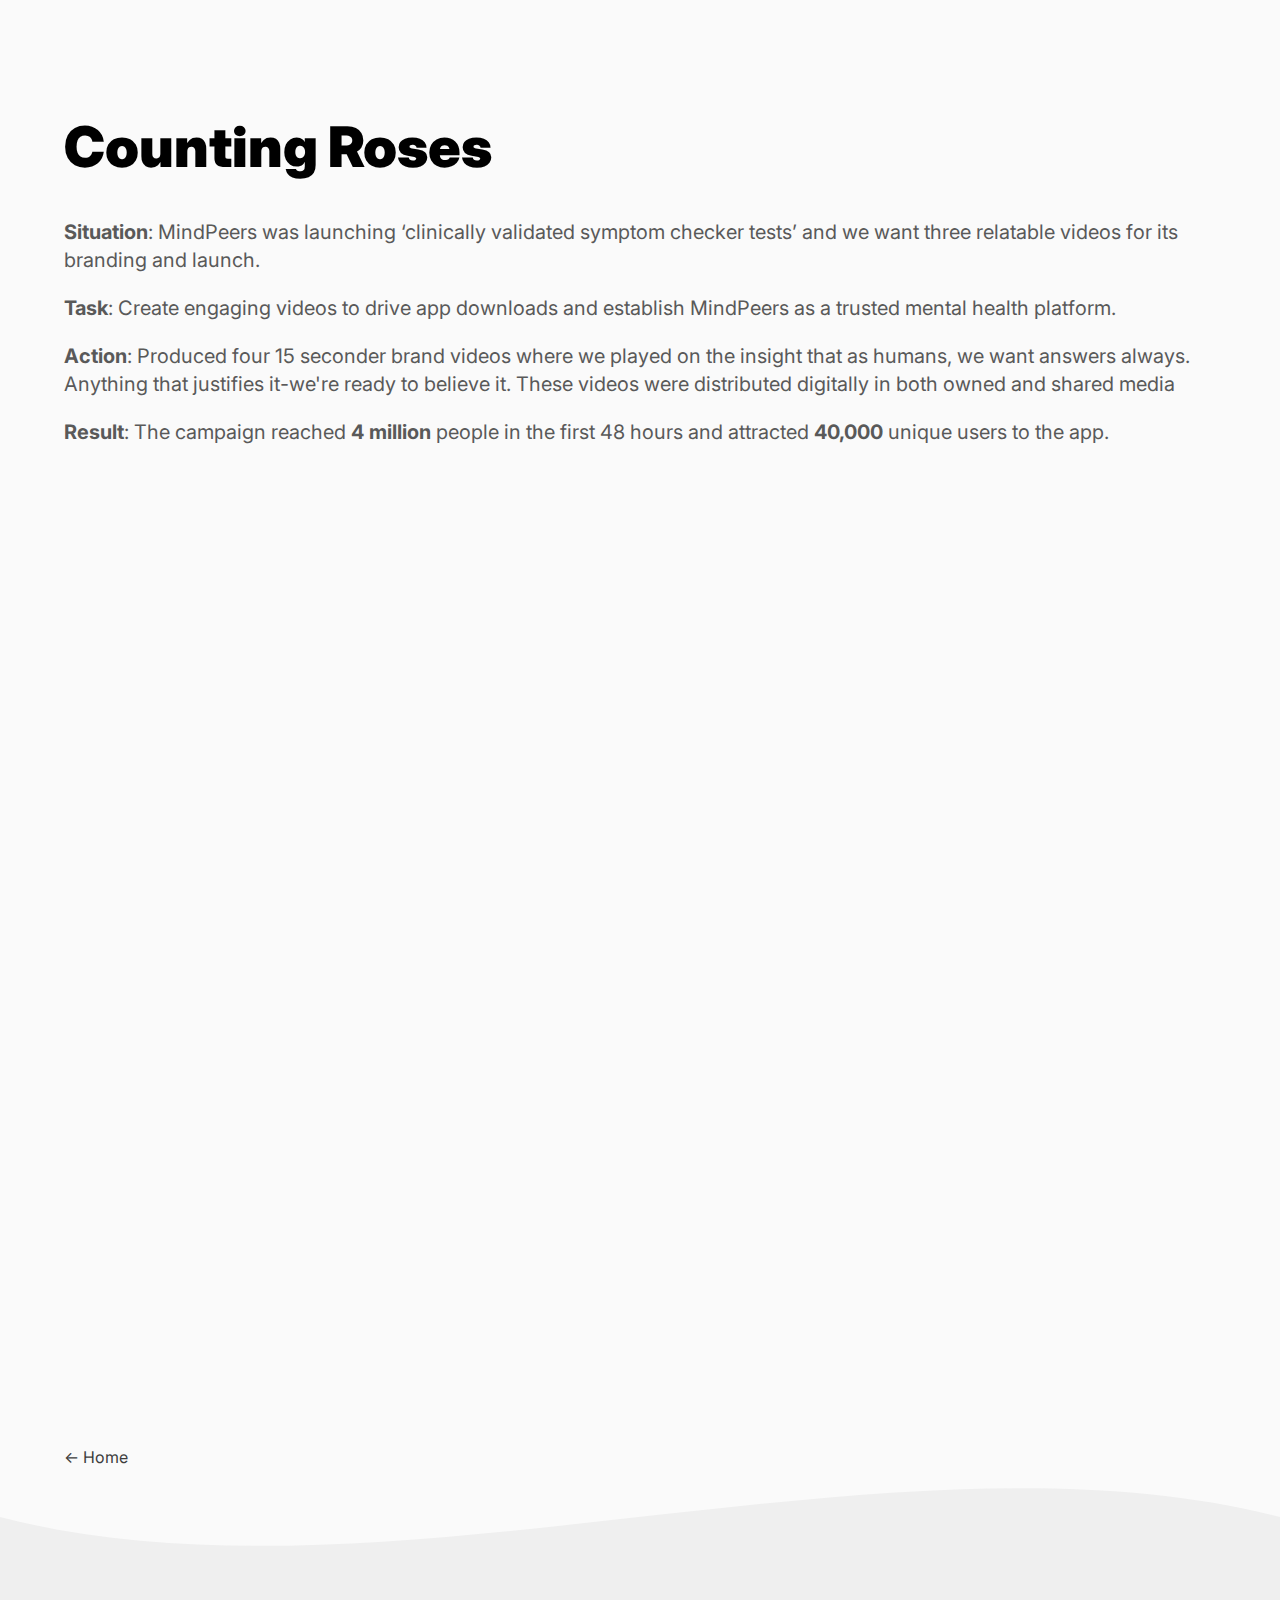
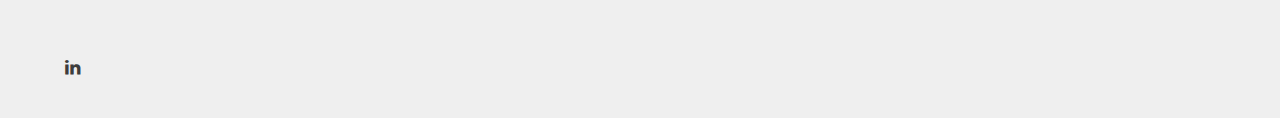
<file: 1.html>
<!DOCTYPE html>
<html lang="en">

<head>
    <meta charset="UTF-8" />
    <meta name="viewport" content="width=device-width, initial-scale=1.0" />
    <meta name="theme-color" content="#1a324c">
    <meta name="msapplication-navbutton-color" content="#1a324c">
    <meta name="apple-mobile-web-app-status-bar-style" content="black-translucent">
    <meta name="description"
          content="Read about how I got started as a front end developer, my experience, skills and tech stack.">
    <link rel="stylesheet" href="static/css/main.css" />
    <link rel="stylesheet" href="static/css/page.css" />
    <link rel="stylesheet" href="static/css/about.css" />
    <link rel="apple-touch-icon" sizes="180x180" href="static/images/favicon/apple-touch-icon.png" />
    <link rel="icon" type="image/png" sizes="32x32" href="static/images/favicon/favicon.png" />
    <link rel="preconnect" href="https://fonts.gstatic.com" />
    <link href="https://fonts.googleapis.com/css2?family=Inter:wght@300;400;500;600;700;800;900&display=swap"
          rel="stylesheet" />

    <!-- Global site tag (gtag.js) - Google Analytics -->
    <script async src="https://www.googletagmanager.com/gtag/js?id=G-Y3FM96129M"></script>
    <script>
    window.dataLayer = window.dataLayer || [];
    function gtag() { dataLayer.push(arguments); }
    gtag('js', new Date());

    gtag('config', 'G-Y3FM96129M');
  </script>

    <title>Isha's Work</title>
</head>

<body>
<nav class="visible">
    <div class="container">
        <div class="nav-links">
            <a href="/" class="link">portfolio</a>
            <div class="social-media">
                <a href="https://www.linkedin.com/in/ishaaaaaa" title="LinkedIn">
                    <i class="demo-icon icon-linkedin"></i>
                </a>
            </div>
        </div>
    </div>
</nav>
<main2>
    <section id="about" class="container">
        <div class="intro-container">
            <div class="intro">
            </div>
        </div>
    </section>

    <section id="talks">
        <div class="container">
            <div class="title-container scroll-in">
                <h1 class="bold-text" style="font-size: 3.5em;"> <b>Counting Roses</b></h1>
                <p class="bold-text"> <b>Situation</b>: MindPeers was launching ‘clinically validated symptom checker tests’ and we want three relatable videos for its branding and launch.</p>
                <p class="bold-text"> <b>Task</b>: Create engaging videos to drive app downloads and establish MindPeers as a trusted mental health platform.</p>
                <p class="bold-text"> <b>Action</b>: Produced four 15 seconder brand videos where we played on the insight that as humans, we want answers always. Anything that justifies it-we're ready to believe it. These videos were distributed digitally in both owned and shared media</p>
                <p class="bold-text"> <b>Result</b>: The campaign reached <b>4 million</b> people in the first 48 hours and attracted <b>40,000</b> unique users to the app.</p>
            </div>
            <div class="videos-container">
                <div class="video-wrapper">
                        <iframe src="https://www.instagram.com/p/C4SuLBly8AI/embed/"
                                frameborder="0" scrolling="no" allowtransparency="true"></iframe>
                </div>
                <div class="video-wrapper">
                        <iframe src="https://www.instagram.com/p/C4Uusf0yz1s/embed/"
                                frameborder="0" scrolling="no" allowtransparency="true"></iframe>
                </div>
            </div>
        </div>
    </section>
</main2>
<div class="page-nav container">
    <a href="/">&#8592; Home</a>
</div>
<div class="wave-border top">
    <svg viewBox="0 0 500 150" preserveAspectRatio="none" style="height: 100%; width: 100%;">
        <path d="M0.00,49.98 C149.99,150.00 349.20,-49.98 500.00,49.98 L500.00,150.00 L0.00,150.00 Z"
              style="stroke: none; fill: var(--shade-100)"></path>
        <path class="neon-path" d="M0.00,49.98 C149.99,150.00 349.20,-49.98 500.00,49.98"
              style="stroke: var(--neon-color);fill: none;"></path>
    </svg>
</div>
<footer>
    <div class="container">
        <div class="social-media">
            <a href="https://www.linkedin.com/in/ishaaaaaa" title="LinkedIn">
                <i class="demo-icon icon-linkedin"></i>
            </a>
        </div>
    </div>
</footer>
</body>

<script src="./static/js/index.js"></script>
<script src="./static/js/about.js"></script>

</html>
</file>
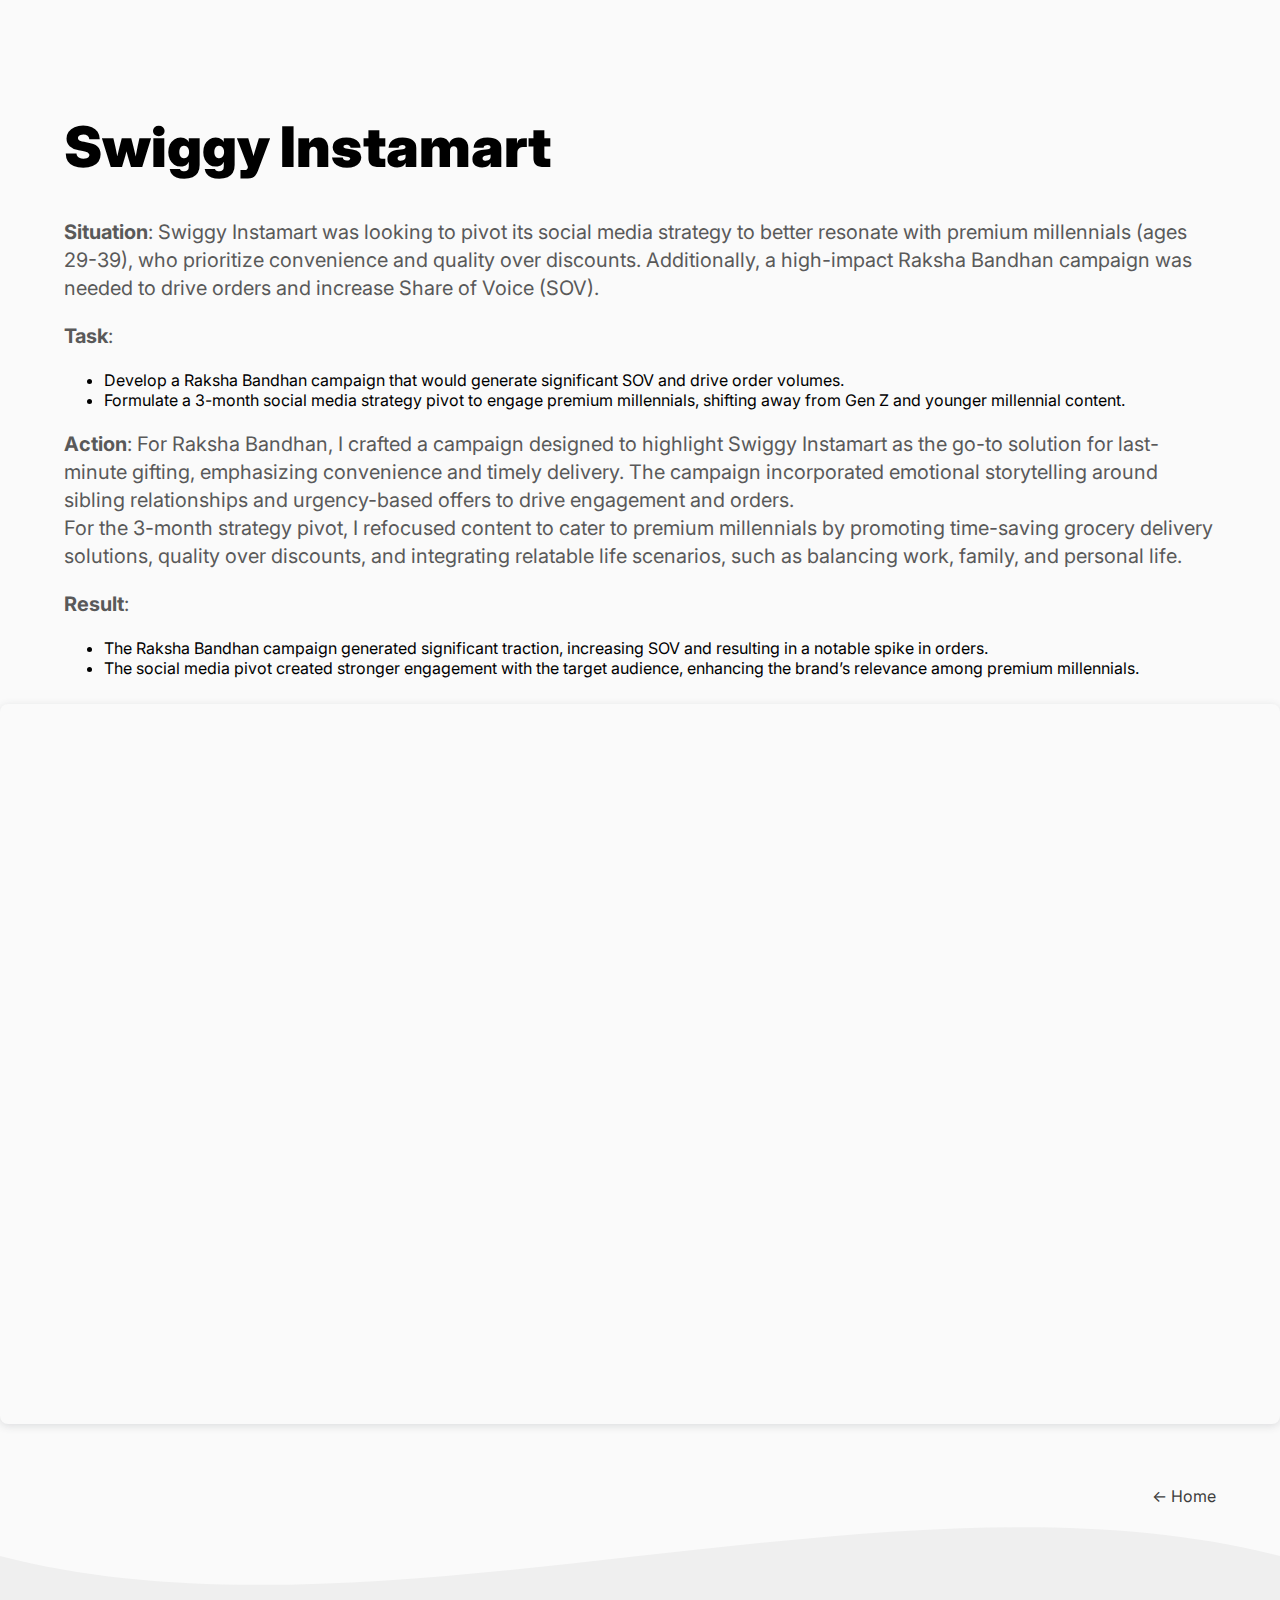
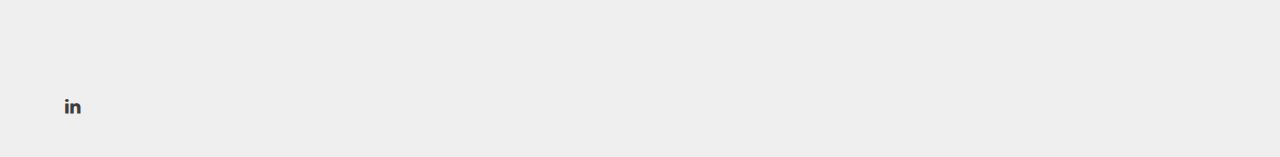
<file: 10.html>
<!DOCTYPE html>
<html lang="en">

<head>
    <meta charset="UTF-8" />
    <meta name="viewport" content="width=device-width, initial-scale=1.0" />
    <meta name="theme-color" content="#1a324c">
    <meta name="msapplication-navbutton-color" content="#1a324c">
    <meta name="apple-mobile-web-app-status-bar-style" content="black-translucent">
    <meta name="description"
          content="Read about how I got started as a front end developer, my experience, skills and tech stack.">
    <link rel="stylesheet" href="static/css/main.css" />
    <link rel="stylesheet" href="static/css/page.css" />
    <link rel="stylesheet" href="static/css/about.css" />
    <link rel="apple-touch-icon" sizes="180x180" href="static/images/favicon/apple-touch-icon.png" />
    <link rel="icon" type="image/png" sizes="32x32" href="static/images/favicon/favicon.png" />
    <link rel="preconnect" href="https://fonts.gstatic.com" />
    <link href="https://fonts.googleapis.com/css2?family=Inter:wght@300;400;500;600;700;800;900&display=swap"
          rel="stylesheet" />

    <!-- Global site tag (gtag.js) - Google Analytics -->
    <script async src="https://www.googletagmanager.com/gtag/js?id=G-Y3FM96129M"></script>
    <script>
    window.dataLayer = window.dataLayer || [];
    function gtag() { dataLayer.push(arguments); }
    gtag('js', new Date());

    gtag('config', 'G-Y3FM96129M');
  </script>

    <title>Isha's Work</title>
</head>

<body>
<nav class="visible">
    <div class="container">
        <div class="nav-links">
            <a href="/" class="link">portfolio</a>
            <div class="social-media">
                <a href="https://www.linkedin.com/in/ishaaaaaa" title="LinkedIn">
                    <i class="demo-icon icon-linkedin"></i>
                </a>
            </div>
        </div>
    </div>
</nav>
<main2>
    <section id="about" class="container">
        <div class="intro-container">
            <div class="intro">
            </div>
        </div>
    </section>

    <section id="talks">
        <div class="container">
            <div class="title-container scroll-in">
                <h1 class="bold-text" style="font-size: 3.5em;"> <b>Swiggy Instamart</b></h1>
                <p class="bold-text"> <b>Situation</b>: Swiggy Instamart was looking to pivot its social media strategy to better resonate with premium millennials (ages 29-39), who prioritize convenience and quality over discounts. Additionally, a high-impact Raksha Bandhan campaign was needed to drive orders and increase Share of Voice (SOV).
                </p>
                <p class="bold-text"> <b>Task</b>: 
                    <ul>
                        <li>Develop a Raksha Bandhan campaign that would generate significant SOV and drive order volumes.</li>
                        <li>Formulate a 3-month social media strategy pivot to engage premium millennials, shifting away from Gen Z and younger millennial content.</li>
                    </ul>
                </p>
                <p class="bold-text"> <b>Action</b>: For Raksha Bandhan, I crafted a campaign designed to highlight Swiggy Instamart as the go-to solution for last-minute gifting, emphasizing convenience and timely delivery. The campaign incorporated emotional storytelling around sibling relationships and urgency-based offers to drive engagement and orders.
                    <br>For the 3-month strategy pivot, I refocused content to cater to premium millennials by promoting time-saving grocery delivery solutions, quality over discounts, and integrating relatable life scenarios, such as balancing work, family, and personal life.
                </p>
                <p class="bold-text"> <b>Result</b>: 
                    <ul>
                        <li>The Raksha Bandhan campaign generated significant traction, increasing SOV and resulting in a notable spike in orders.</li>
                        <li>The social media pivot created stronger engagement with the target audience, enhancing the brand’s relevance among premium millennials.</li>
                    </ul>
                </p>
            </div>
        </div>
    </section>
    <section>
        <div style="position: relative; width: 100%; height: 0; padding-top: 56.2500%;
 padding-bottom: 0; box-shadow: 0 2px 8px 0 rgba(63,69,81,0.16); margin-top: 1.6em; margin-bottom: 0.9em; overflow: hidden;
 border-radius: 8px; will-change: transform;">
  <iframe loading="lazy" style="position: absolute; width: 100%; height: 100%; top: 0; left: 0; border: none; padding: 0;margin: 0;"
    src="https:&#x2F;&#x2F;www.canva.com&#x2F;design&#x2F;DAGNY2HlfFY&#x2F;E5ekDifpJAmA1yMDFVOU6w&#x2F;view?embed" allowfullscreen="allowfullscreen" allow="fullscreen">
  </iframe>
</div>
<a href="https:&#x2F;&#x2F;www.canva.com&#x2F;design&#x2F;DAGNY2HlfFY&#x2F;E5ekDifpJAmA1yMDFVOU6w&#x2F;view?utm_content=DAGNY2HlfFY&amp;utm_campaign=designshare&amp;utm_medium=embeds&amp;utm_source=link" target="_blank" rel="noopener">
    </section>
</main2>
<div class="page-nav container">
    <a href="/">&#8592; Home</a>
</div>
<div class="wave-border top">
    <svg viewBox="0 0 500 150" preserveAspectRatio="none" style="height: 100%; width: 100%;">
        <path d="M0.00,49.98 C149.99,150.00 349.20,-49.98 500.00,49.98 L500.00,150.00 L0.00,150.00 Z"
              style="stroke: none; fill: var(--shade-100)"></path>
        <path class="neon-path" d="M0.00,49.98 C149.99,150.00 349.20,-49.98 500.00,49.98"
              style="stroke: var(--neon-color);fill: none;"></path>
    </svg>
</div>
<footer>
    <div class="container">
        <div class="social-media">
            <a href="https://www.linkedin.com/in/ishaaaaaa" title="LinkedIn">
                <i class="demo-icon icon-linkedin"></i>
            </a>
        </div>
    </div>
</footer>
</body>

<script src="./static/js/index.js"></script>
<script src="./static/js/about.js"></script>

</html>
</file>
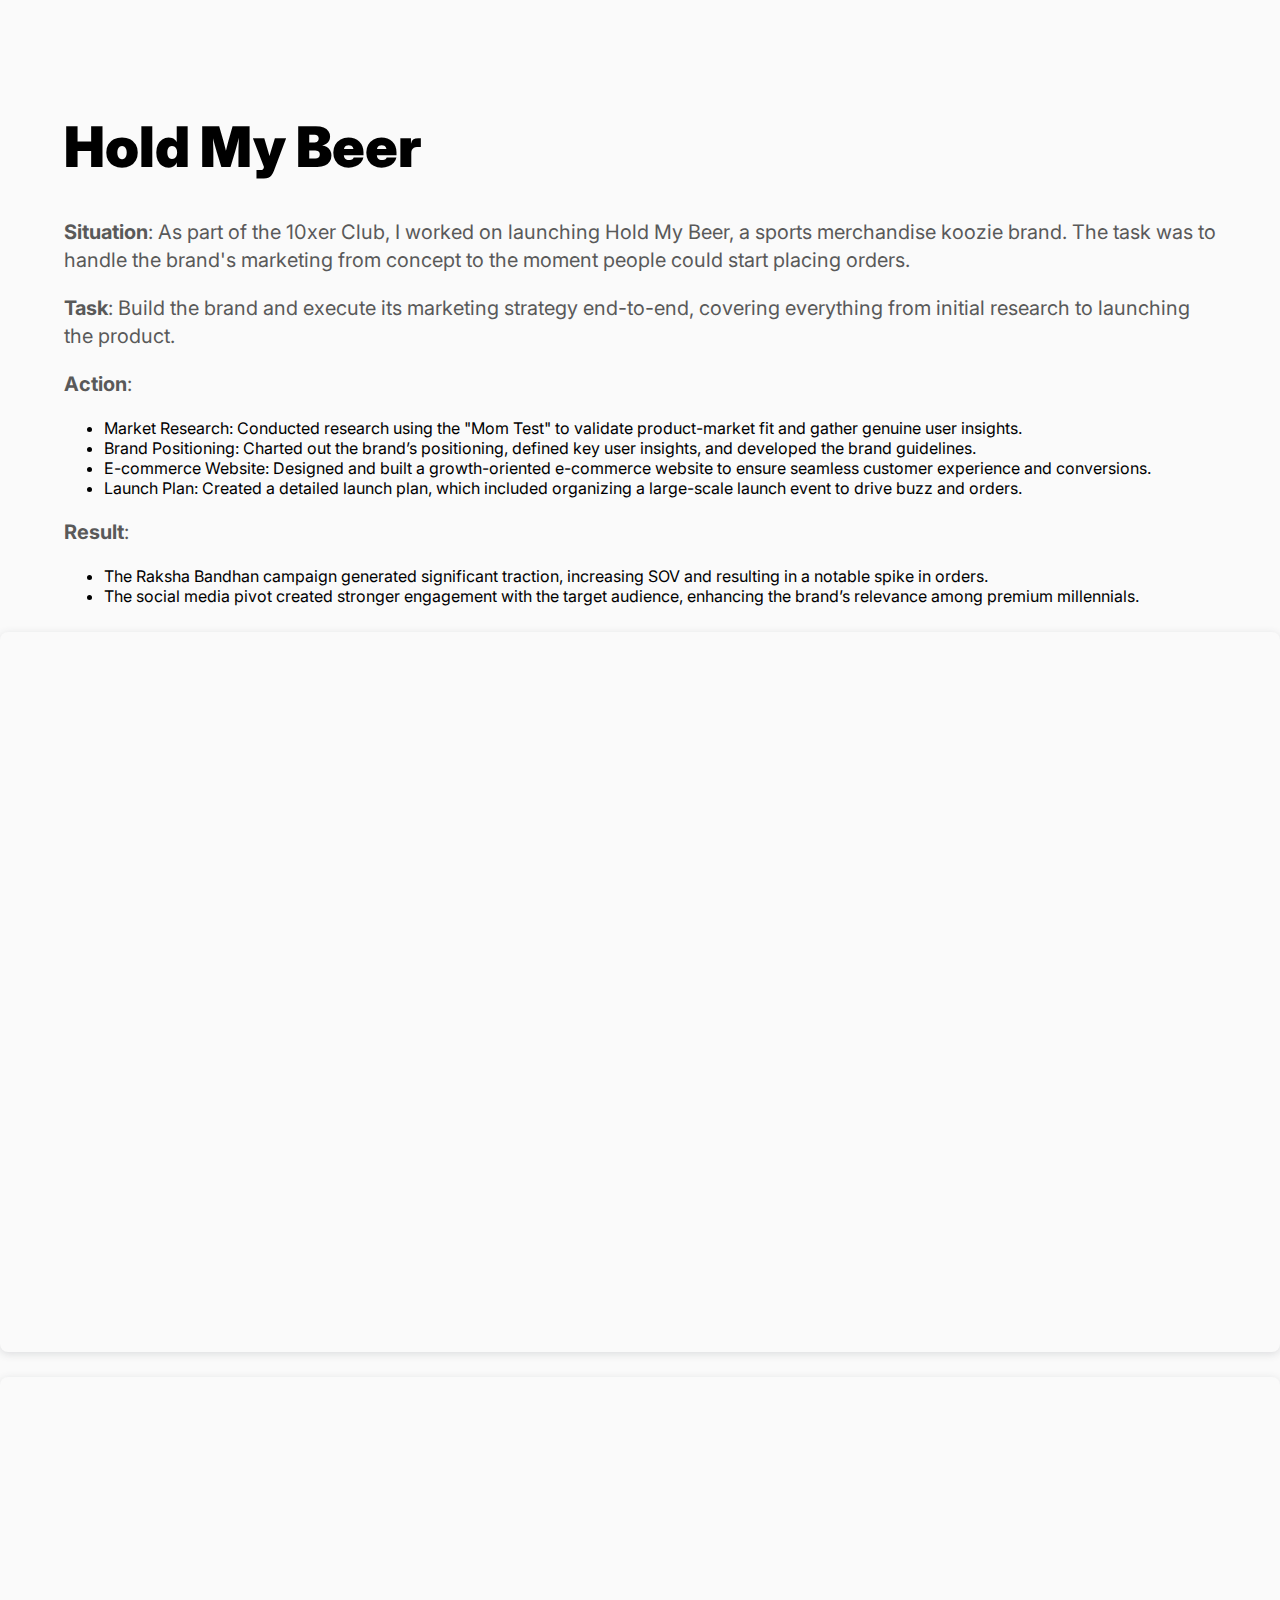
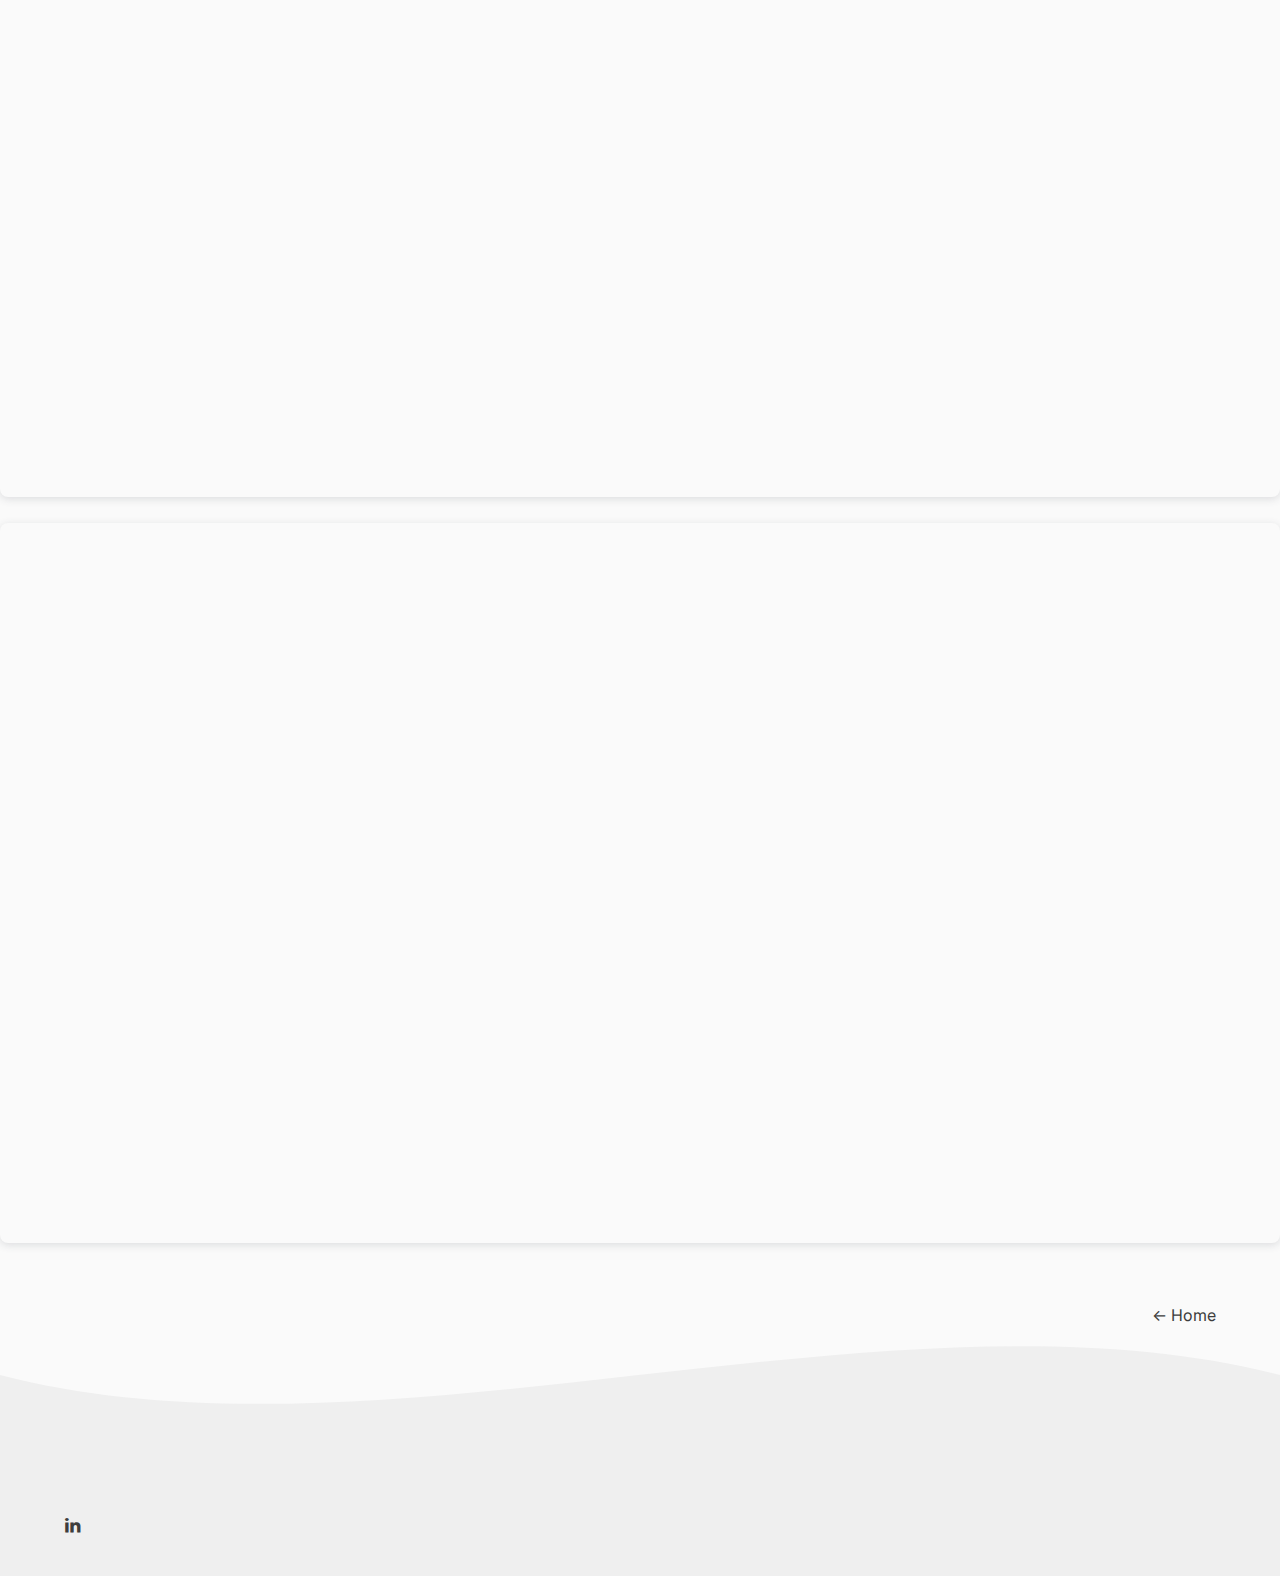
<file: 11.html>
<!DOCTYPE html>
<html lang="en">

<head>
    <meta charset="UTF-8" />
    <meta name="viewport" content="width=device-width, initial-scale=1.0" />
    <meta name="theme-color" content="#1a324c">
    <meta name="msapplication-navbutton-color" content="#1a324c">
    <meta name="apple-mobile-web-app-status-bar-style" content="black-translucent">
    <meta name="description"
          content="Read about how I got started as a front end developer, my experience, skills and tech stack.">
    <link rel="stylesheet" href="static/css/main.css" />
    <link rel="stylesheet" href="static/css/page.css" />
    <link rel="stylesheet" href="static/css/about.css" />
    <link rel="apple-touch-icon" sizes="180x180" href="static/images/favicon/apple-touch-icon.png" />
    <link rel="icon" type="image/png" sizes="32x32" href="static/images/favicon/favicon.png" />
    <link rel="preconnect" href="https://fonts.gstatic.com" />
    <link href="https://fonts.googleapis.com/css2?family=Inter:wght@300;400;500;600;700;800;900&display=swap"
          rel="stylesheet" />

    <!-- Global site tag (gtag.js) - Google Analytics -->
    <script async src="https://www.googletagmanager.com/gtag/js?id=G-Y3FM96129M"></script>
    <script>
    window.dataLayer = window.dataLayer || [];
    function gtag() { dataLayer.push(arguments); }
    gtag('js', new Date());

    gtag('config', 'G-Y3FM96129M');
  </script>

    <title>Isha's Work</title>
</head>

<body>
<nav class="visible">
    <div class="container">
        <div class="nav-links">
            <a href="/" class="link">portfolio</a>
            <div class="social-media">
                <a href="https://www.linkedin.com/in/ishaaaaaa" title="LinkedIn">
                    <i class="demo-icon icon-linkedin"></i>
                </a>
            </div>
        </div>
    </div>
</nav>
<main2>
    <section id="about" class="container">
        <div class="intro-container">
            <div class="intro">
            </div>
        </div>
    </section>

    <section id="talks">
        <div class="container">
            <div class="title-container scroll-in">
                <h1 class="bold-text" style="font-size: 3.5em;"> <b>Hold My Beer</b></h1>
                <p class="bold-text"> <b>Situation</b>: As part of the 10xer Club, I worked on launching Hold My Beer, a sports merchandise koozie brand. The task was to handle the brand's marketing from concept to the moment people could start placing orders.
                </p>
                <p class="bold-text"> <b>Task</b>: Build the brand and execute its marketing strategy end-to-end, covering everything from initial research to launching the product.
                </p>
                <p class="bold-text"> <b>Action</b>:
                    <ul>
                        <li>Market Research: Conducted research using the "Mom Test" to validate product-market fit and gather genuine user insights.</li>
                        <li>Brand Positioning: Charted out the brand’s positioning, defined key user insights, and developed the brand guidelines.</li>
                        <li>E-commerce Website: Designed and built a growth-oriented e-commerce website to ensure seamless customer experience and conversions.</li>
                        <li>Launch Plan: Created a detailed launch plan, which included organizing a large-scale launch event to drive buzz and orders.</li>
                    </ul>
                </p>
                <p class="bold-text"> <b>Result</b>: 
                    <ul>
                        <li>The Raksha Bandhan campaign generated significant traction, increasing SOV and resulting in a notable spike in orders.</li>
                        <li>The social media pivot created stronger engagement with the target audience, enhancing the brand’s relevance among premium millennials.</li>
                    </ul>
                </p>
            </div>
        </div>
    </section>
    <section>
        <div style="position: relative; width: 100%; height: 0; padding-top: 56.2500%;
 padding-bottom: 0; box-shadow: 0 2px 8px 0 rgba(63,69,81,0.16); margin-top: 1.6em; margin-bottom: 0.9em; overflow: hidden;
 border-radius: 8px; will-change: transform;">
  <iframe loading="lazy" style="position: absolute; width: 100%; height: 100%; top: 0; left: 0; border: none; padding: 0;margin: 0;"
    src="https:&#x2F;&#x2F;www.canva.com&#x2F;design&#x2F;DAGLgtCcgt0&#x2F;Eul-dwLcb4Rs7k63WIdC_w&#x2F;view?embed" allowfullscreen="allowfullscreen" allow="fullscreen">
  </iframe>
</div>
<a href="https:&#x2F;&#x2F;www.canva.com&#x2F;design&#x2F;DAGLgtCcgt0&#x2F;Eul-dwLcb4Rs7k63WIdC_w&#x2F;view?utm_content=DAGLgtCcgt0&amp;utm_campaign=designshare&amp;utm_medium=embeds&amp;utm_source=link" target="_blank" rel="noopener">
    </section>
    <section>
        <div style="position: relative; width: 100%; height: 0; padding-top: 56.2500%;
 padding-bottom: 0; box-shadow: 0 2px 8px 0 rgba(63,69,81,0.16); margin-top: 1.6em; margin-bottom: 0.9em; overflow: hidden;
 border-radius: 8px; will-change: transform;">
  <iframe loading="lazy" style="position: absolute; width: 100%; height: 100%; top: 0; left: 0; border: none; padding: 0;margin: 0;"
    src="https:&#x2F;&#x2F;www.canva.com&#x2F;design&#x2F;DAGMJrAREXw&#x2F;a5E2t2GN6npstxQveKKpRQ&#x2F;view?embed" allowfullscreen="allowfullscreen" allow="fullscreen">
  </iframe>
</div>
<a href="https:&#x2F;&#x2F;www.canva.com&#x2F;design&#x2F;DAGMJrAREXw&#x2F;a5E2t2GN6npstxQveKKpRQ&#x2F;view?utm_content=DAGMJrAREXw&amp;utm_campaign=designshare&amp;utm_medium=embeds&amp;utm_source=link" target="_blank" rel="noopener">
    </section>
    <section>
        <div style="position: relative; width: 100%; height: 0; padding-top: 56.2500%;
 padding-bottom: 0; box-shadow: 0 2px 8px 0 rgba(63,69,81,0.16); margin-top: 1.6em; margin-bottom: 0.9em; overflow: hidden;
 border-radius: 8px; will-change: transform;">
  <iframe loading="lazy" style="position: absolute; width: 100%; height: 100%; top: 0; left: 0; border: none; padding: 0;margin: 0;"
    src="https:&#x2F;&#x2F;www.canva.com&#x2F;design&#x2F;DAGMhzRWB4A&#x2F;dHtx4wpFil9YhahFlKXZ0A&#x2F;view?embed" allowfullscreen="allowfullscreen" allow="fullscreen">
  </iframe>
</div>
    </section>
</main2>
<div class="page-nav container">
    <a href="/">&#8592; Home</a>
</div>
<div class="wave-border top">
    <svg viewBox="0 0 500 150" preserveAspectRatio="none" style="height: 100%; width: 100%;">
        <path d="M0.00,49.98 C149.99,150.00 349.20,-49.98 500.00,49.98 L500.00,150.00 L0.00,150.00 Z"
              style="stroke: none; fill: var(--shade-100)"></path>
        <path class="neon-path" d="M0.00,49.98 C149.99,150.00 349.20,-49.98 500.00,49.98"
              style="stroke: var(--neon-color);fill: none;"></path>
    </svg>
</div>
<footer>
    <div class="container">
        <div class="social-media">
            <a href="https://www.linkedin.com/in/ishaaaaaa" title="LinkedIn">
                <i class="demo-icon icon-linkedin"></i>
            </a>
        </div>
    </div>
</footer>
</body>

<script src="./static/js/index.js"></script>
<script src="./static/js/about.js"></script>

</html>
</file>
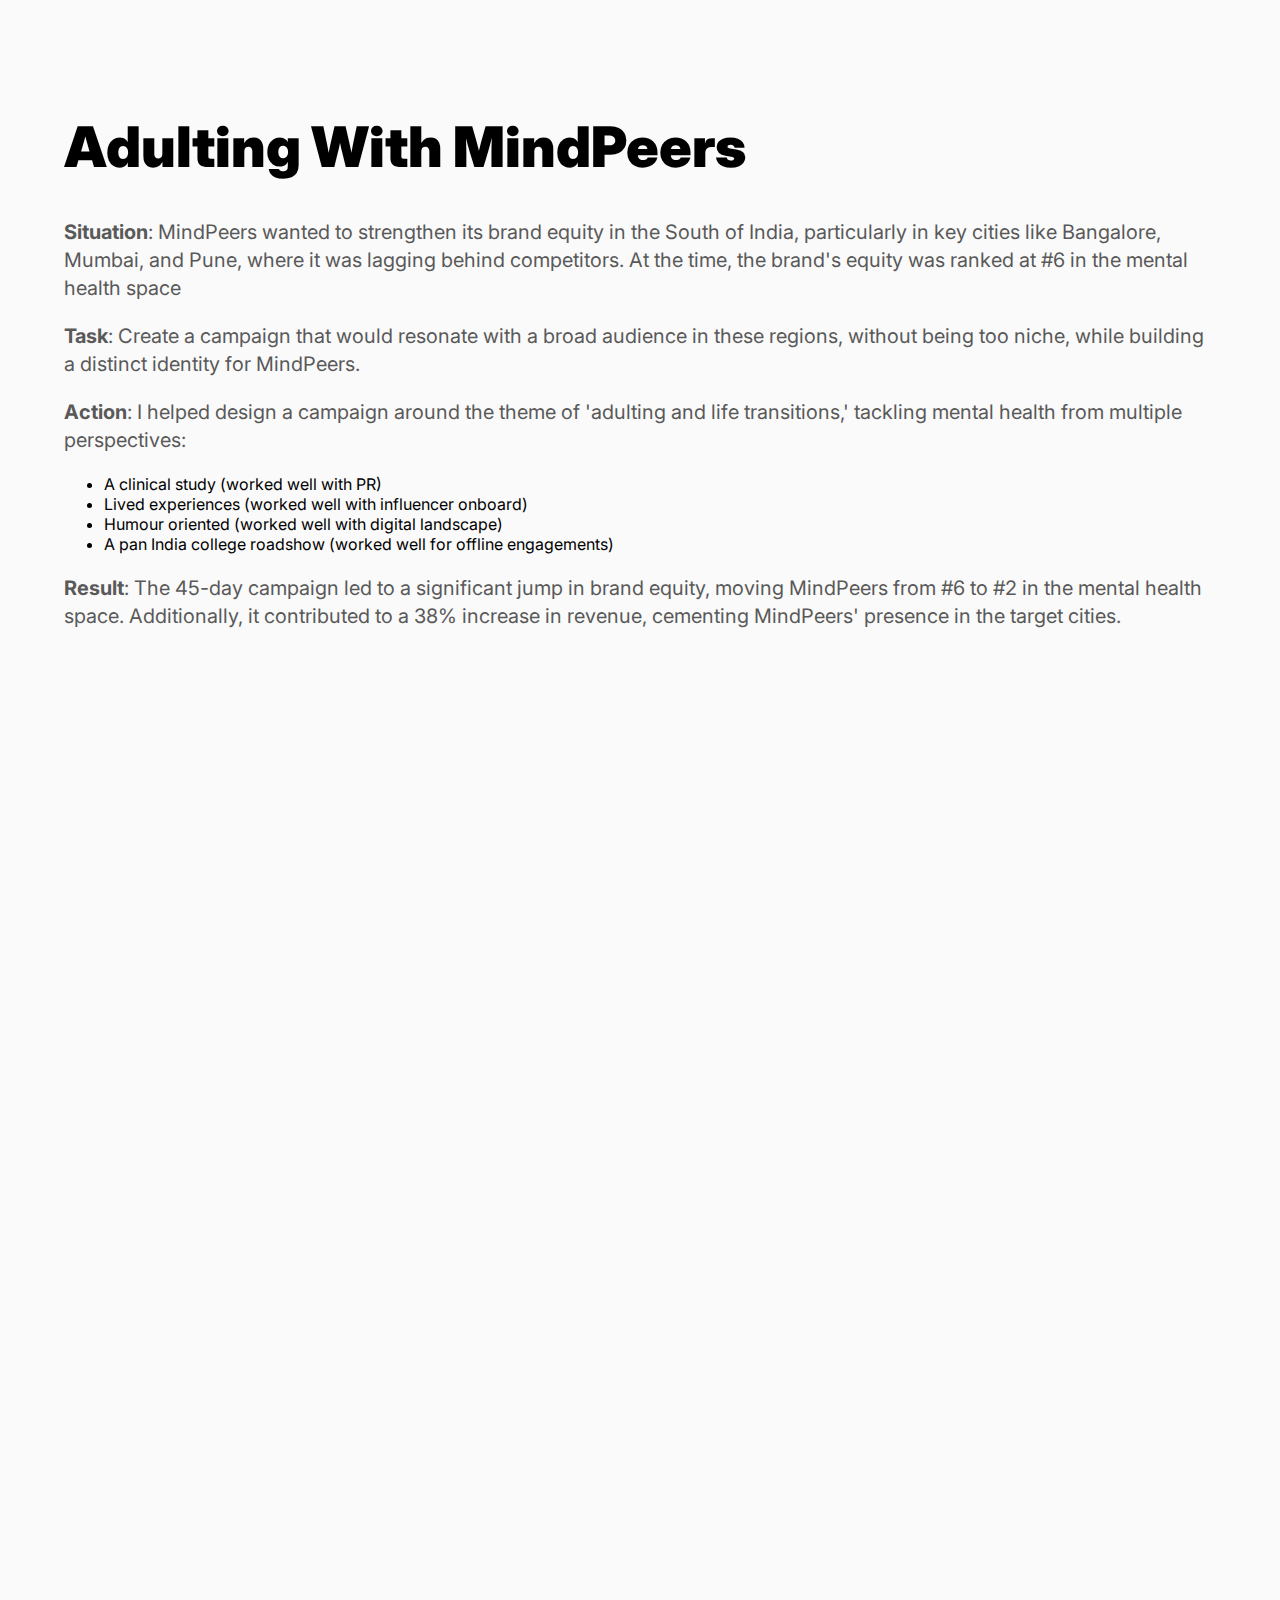
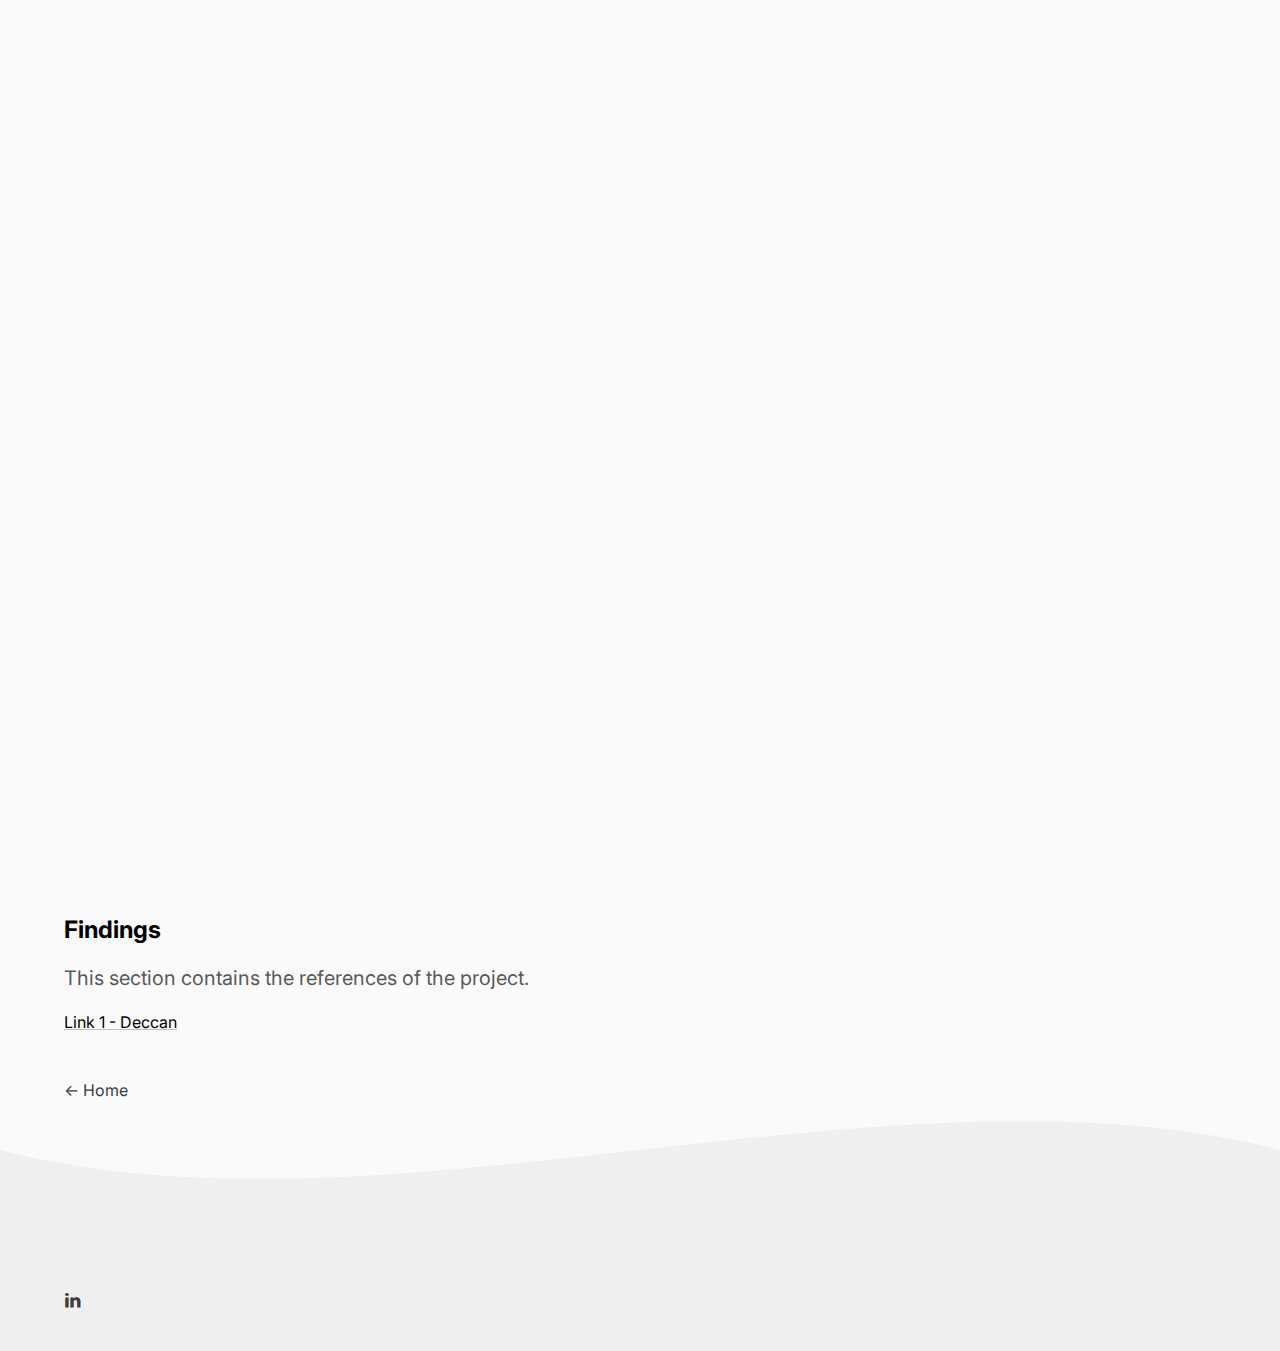
<file: 2.html>
<!DOCTYPE html>
<html lang="en">

<head>
    <meta charset="UTF-8" />
    <meta name="viewport" content="width=device-width, initial-scale=1.0" />
    <meta name="theme-color" content="#1a324c">
    <meta name="msapplication-navbutton-color" content="#1a324c">
    <meta name="apple-mobile-web-app-status-bar-style" content="black-translucent">
    <meta name="description"
          content="Read about how I got started as a front end developer, my experience, skills and tech stack.">
    <link rel="stylesheet" href="static/css/main.css" />
    <link rel="stylesheet" href="static/css/page.css" />
    <link rel="stylesheet" href="static/css/about.css" />
    <link rel="apple-touch-icon" sizes="180x180" href="static/images/favicon/apple-touch-icon.png" />
    <link rel="icon" type="image/png" sizes="32x32" href="static/images/favicon/favicon.png" />
    <link rel="preconnect" href="https://fonts.gstatic.com" />
    <link href="https://fonts.googleapis.com/css2?family=Inter:wght@300;400;500;600;700;800;900&display=swap"
          rel="stylesheet" />

    <!-- Global site tag (gtag.js) - Google Analytics -->
    <script async src="https://www.googletagmanager.com/gtag/js?id=G-Y3FM96129M"></script>
    <script>
    window.dataLayer = window.dataLayer || [];
    function gtag() { dataLayer.push(arguments); }
    gtag('js', new Date());

    gtag('config', 'G-Y3FM96129M');
  </script>

    <title>Isha's Work</title>
</head>

<body>
<nav class="visible">
    <div class="container">
        <div class="nav-links">
            <a href="/" class="link">portfolio</a>
            <div class="social-media">
                <a href="https://www.linkedin.com/in/ishaaaaaa" title="LinkedIn">
                    <i class="demo-icon icon-linkedin"></i>
                </a>
            </div>
        </div>
    </div>
</nav>
<main2>
    <section id="about" class="container">
        <div class="intro-container">
            <div class="intro">
            </div>
        </div>
    </section>

    <section id="talks">
        <div class="container">
            <div class="title-container scroll-in">
                <h1 class="bold-text" style="font-size: 3.5em;"> <b>Adulting With MindPeers</b></h1>
                <p class="bold-text"> <b>Situation</b>: MindPeers wanted to strengthen its brand equity in the South of India, 
                    particularly in key cities like Bangalore, Mumbai, and Pune, where it was lagging behind competitors. 
                    At the time, the brand's equity was ranked at #6 in the mental health space</p>
                <p class="bold-text"> <b>Task</b>: Create a campaign that would resonate with a broad audience in these regions, without being
                     too niche, while building a distinct identity for MindPeers.</p>

                <p class="bold-text"> <b>Action</b>: I helped design a campaign around the theme of 'adulting and life transitions,' tackling mental health from multiple perspectives:

                <ul class="bold-text">
                    <li class="bold-text">A clinical study (worked well with PR)</li>
                    <li class="bold-text">Lived experiences (worked well with influencer onboard)</li>
                    <li class="bold-text">Humour oriented (worked well with digital landscape)</li>
                    <li class="bold-text">A pan India college roadshow (worked well for offline engagements)</li>
                </ul>
                </p>
                <p class="bold-text"> <b>Result</b>: The 45-day campaign led to a significant jump in brand equity, moving MindPeers from #6 to #2 in the mental health space. Additionally, it contributed to a 38% increase in revenue, cementing MindPeers' presence in the target cities.</p>
            </div>
            <div class="videos-container">
                <div class="video-wrapper">
                    <iframe src="https://www.instagram.com/p/CwX7QlmtckL/embed/"
                            frameborder="0" scrolling="no" allowtransparency="true"></iframe>
                </div>
                <div class="video-wrapper">
                    <iframe src="https://www.instagram.com/p/Cvt6fNPIMh4/embed/"
                            frameborder="0" scrolling="no" allowtransparency="true"></iframe>
                </div>
            </div>
            <div class="videos-container">
                <div class="video-wrapper">
                    <iframe src="https://www.instagram.com/p/Cvub-NtI__k/embed/"
                            frameborder="0" scrolling="no" allowtransparency="true"></iframe>
                </div>
                <div class="video-wrapper">
                    <iframe src="https://www.instagram.com/p/CwM1zyYype-/embed/"
                            frameborder="0" scrolling="no" allowtransparency="true"></iframe>
                </div>
            </div>
        </div>
    </section>
    <section id="findings">
        <div class="container">
            <h2>Findings</h2>
            <p>This section contains the references of the project.</p>
            <a href="https://www.deccanchronicle.com/nation/current-affairs/100823/mindpeers-mental-strengths-research-2023-findings.html" target="_blank">Link 1 - Deccan</a>
        </div>
    </section>
</main2>
<div class="page-nav container">
    <a href="/">&#8592; Home</a>
</div>
<div class="wave-border top">
    <svg viewBox="0 0 500 150" preserveAspectRatio="none" style="height: 100%; width: 100%;">
        <path d="M0.00,49.98 C149.99,150.00 349.20,-49.98 500.00,49.98 L500.00,150.00 L0.00,150.00 Z"
              style="stroke: none; fill: var(--shade-100)"></path>
        <path class="neon-path" d="M0.00,49.98 C149.99,150.00 349.20,-49.98 500.00,49.98"
              style="stroke: var(--neon-color);fill: none;"></path>
    </svg>
</div>
<footer>
    <div class="container">
        <div class="social-media">
            <a href="https://www.linkedin.com/in/ishaaaaaa" title="LinkedIn">
                <i class="demo-icon icon-linkedin"></i>
            </a>
        </div>
    </div>
</footer>
</body>

<script src="./static/js/index.js"></script>
<script src="./static/js/about.js"></script>

</html>
</file>
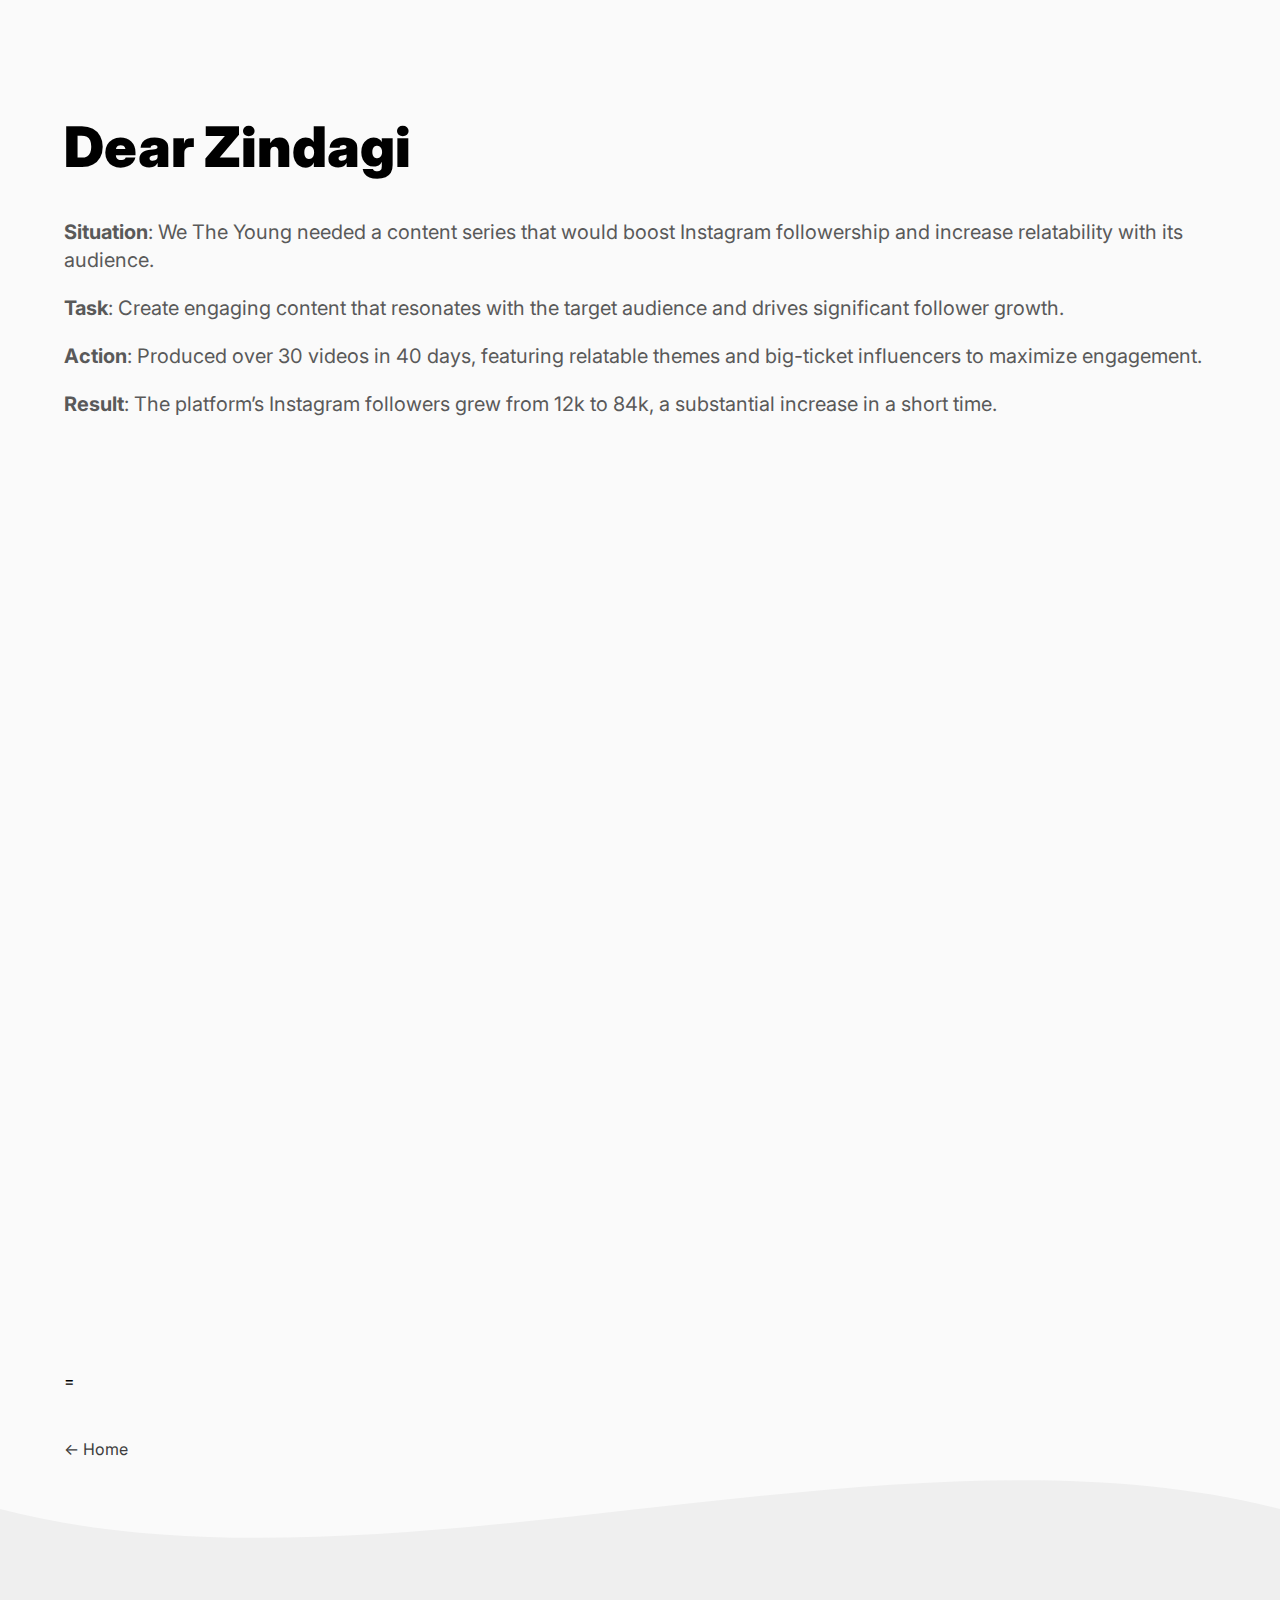
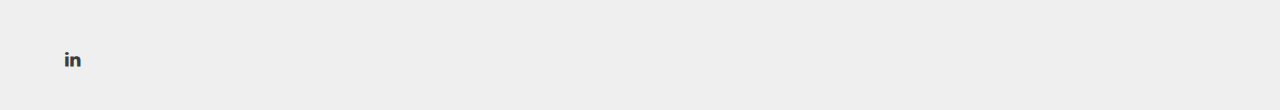
<file: 3.html>
<!DOCTYPE html>
<html lang="en">

<head>
    <meta charset="UTF-8" />
    <meta name="viewport" content="width=device-width, initial-scale=1.0" />
    <meta name="theme-color" content="#1a324c">
    <meta name="msapplication-navbutton-color" content="#1a324c">
    <meta name="apple-mobile-web-app-status-bar-style" content="black-translucent">
    <meta name="description"
          content="Read about how I got started as a front end developer, my experience, skills and tech stack.">
    <link rel="stylesheet" href="static/css/main.css" />
    <link rel="stylesheet" href="static/css/page.css" />
    <link rel="stylesheet" href="static/css/about.css" />
    <link rel="apple-touch-icon" sizes="180x180" href="static/images/favicon/apple-touch-icon.png" />
    <link rel="icon" type="image/png" sizes="32x32" href="static/images/favicon/favicon.png" />
    <link rel="preconnect" href="https://fonts.gstatic.com" />
    <link href="https://fonts.googleapis.com/css2?family=Inter:wght@300;400;500;600;700;800;900&display=swap"
          rel="stylesheet" />

    <!-- Global site tag (gtag.js) - Google Analytics -->
    <script async src="https://www.googletagmanager.com/gtag/js?id=G-Y3FM96129M"></script>
    <script>
    window.dataLayer = window.dataLayer || [];
    function gtag() { dataLayer.push(arguments); }
    gtag('js', new Date());

    gtag('config', 'G-Y3FM96129M');
  </script>

    <title>Isha's Work</title>
</head>

<body>
<nav class="visible">
    <div class="container">
        <div class="nav-links">
            <a href="/" class="link">portfolio</a>
            <div class="social-media">
                <a href="https://www.linkedin.com/in/ishaaaaaa" title="LinkedIn">
                    <i class="demo-icon icon-linkedin"></i>
                </a>
            </div>
        </div>
    </div>
</nav>
<main2>
    <section id="about" class="container">
        <div class="intro-container">
            <div class="intro">
            </div>
        </div>
    </section>

    <section id="talks">
        <div class="container">
            <div class="title-container scroll-in">
                <h1 class="bold-text" style="font-size: 3.5em;"> <b>Dear Zindagi</b></h1>
                <p class="bold-text"> <b>Situation</b>: We The Young needed a content series that would boost Instagram followership and increase relatability with its audience.
                </p>
                <p class="bold-text"> <b>Task</b>: Create engaging content that resonates with the target audience and drives significant follower growth.
                </p>
                <p class="bold-text"> <b>Action</b>: Produced over 30 videos in 40 days, featuring relatable themes and big-ticket influencers to maximize engagement.
                </p>
                <p class="bold-text"> <b>Result</b>: The platform’s Instagram followers grew from 12k to 84k, a substantial increase in a short time.
                </p>
                
            </div>
            <div class="videos-container">
                <div class="video-wrapper">
                    <iframe width="560" height="315" src="https://www.youtube.com/embed/BsQ_CG-nh0E" title="YouTube video player"
                            frameborder="0" allow="accelerometer; autoplay; clipboard-write; encrypted-media; gyroscope; picture-in-picture"
                            allowfullscreen></iframe>
                </div>
                <div class="video-wrapper">
                    <iframe width="560" height="315" src="https://www.youtube.com/embed/mso9TVYPOkU" title="YouTube video player"
                            frameborder="0" allow="accelerometer; autoplay; clipboard-write; encrypted-media; gyroscope; picture-in-picture"
                            allowfullscreen></iframe>
                </div>
            </div>=
        </div>
    </section>
</main2>
<div class="page-nav container">
    <a href="/">&#8592; Home</a>
</div>
<div class="wave-border top">
    <svg viewBox="0 0 500 150" preserveAspectRatio="none" style="height: 100%; width: 100%;">
        <path d="M0.00,49.98 C149.99,150.00 349.20,-49.98 500.00,49.98 L500.00,150.00 L0.00,150.00 Z"
              style="stroke: none; fill: var(--shade-100)"></path>
        <path class="neon-path" d="M0.00,49.98 C149.99,150.00 349.20,-49.98 500.00,49.98"
              style="stroke: var(--neon-color);fill: none;"></path>
    </svg>
</div>
<footer>
    <div class="container">
        <div class="social-media">
            <a href="https://www.linkedin.com/in/ishaaaaaa" title="LinkedIn">
                <i class="demo-icon icon-linkedin"></i>
            </a>
        </div>
    </div>
</footer>
</body>

<script src="./static/js/index.js"></script>
<script src="./static/js/about.js"></script>

</html>
</file>
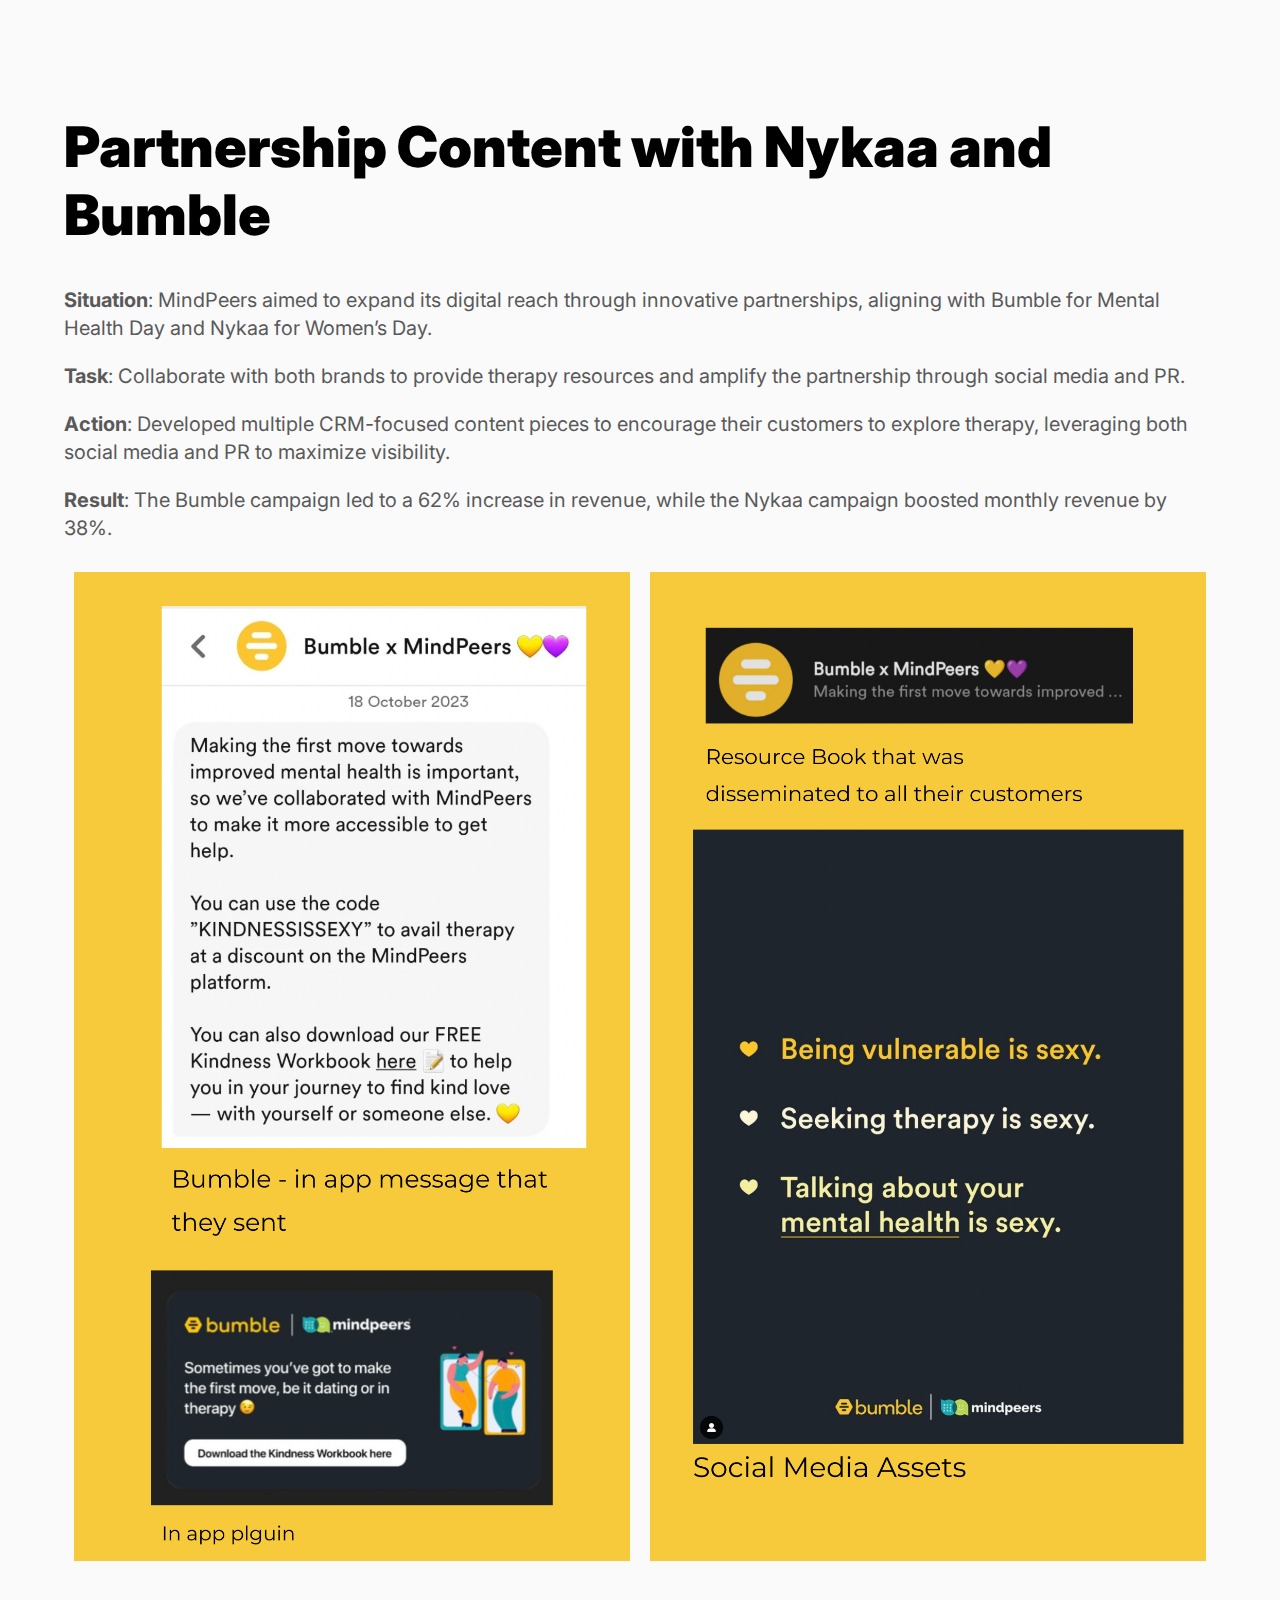
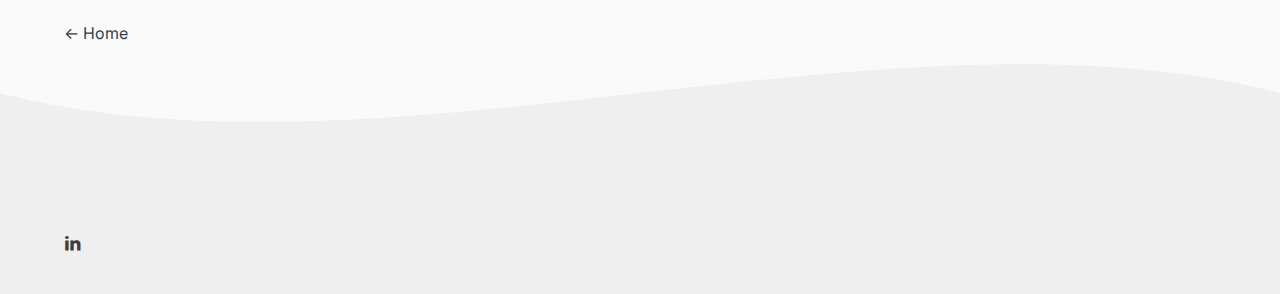
<file: 4.html>
<!DOCTYPE html>
<html lang="en">

<head>
    <meta charset="UTF-8" />
    <meta name="viewport" content="width=device-width, initial-scale=1.0" />
    <meta name="theme-color" content="#1a324c">
    <meta name="msapplication-navbutton-color" content="#1a324c">
    <meta name="apple-mobile-web-app-status-bar-style" content="black-translucent">
    <meta name="description"
          content="Read about how I got started as a front end developer, my experience, skills and tech stack.">
    <link rel="stylesheet" href="static/css/main.css" />
    <link rel="stylesheet" href="static/css/page.css" />
    <link rel="stylesheet" href="static/css/about.css" />
    <link rel="apple-touch-icon" sizes="180x180" href="static/images/favicon/apple-touch-icon.png" />
    <link rel="icon" type="image/png" sizes="32x32" href="static/images/favicon/favicon.png" />
    <link rel="preconnect" href="https://fonts.gstatic.com" />
    <link href="https://fonts.googleapis.com/css2?family=Inter:wght@300;400;500;600;700;800;900&display=swap"
          rel="stylesheet" />

    <!-- Global site tag (gtag.js) - Google Analytics -->
    <script async src="https://www.googletagmanager.com/gtag/js?id=G-Y3FM96129M"></script>
    <script>
    window.dataLayer = window.dataLayer || [];
    function gtag() { dataLayer.push(arguments); }
    gtag('js', new Date());

    gtag('config', 'G-Y3FM96129M');
  </script>

    <title>Isha's Work</title>
</head>

<body>
<nav class="visible">
    <div class="container">
        <div class="nav-links">
            <a href="/" class="link">portfolio</a>
            <div class="social-media">
                <a href="https://www.linkedin.com/in/ishaaaaaa" title="LinkedIn">
                    <i class="demo-icon icon-linkedin"></i>
                </a>
            </div>
        </div>
    </div>
</nav>
<main2>
    <section id="about" class="container">
        <div class="intro-container">
            <div class="intro">
            </div>
        </div>
    </section>

    <section id="talks">
        <div class="container">
            <div class="title-container scroll-in">
                <h1 class="bold-text" style="font-size: 3.5em;"> <b>Partnership Content with Nykaa and Bumble</b></h1>
                <p class="bold-text"> <b>Situation</b>: MindPeers aimed to expand its digital reach through innovative partnerships, aligning with Bumble for Mental Health Day and Nykaa for Women’s Day.
                </p>
                <p class="bold-text"> <b>Task</b>: Collaborate with both brands to provide therapy resources and amplify the partnership through social media and PR.
                </p>
                <p class="bold-text"> <b>Action</b>: Developed multiple CRM-focused content pieces to encourage their customers to explore therapy, leveraging both social media and PR to maximize visibility.
                </p>
                <p class="bold-text"> <b>Result</b>: The Bumble campaign led to a 62% increase in revenue, while the Nykaa campaign boosted monthly revenue by 38%.
                </p>
            </div>
            <div style="display: flex; flex-wrap: wrap; justify-content: space-between;">
                <div style="flex: 1; max-width: 100%; margin: 10px; overflow: hidden;">
                    <img src="./static/images/work/BumbleImage1.png" alt="Image 1" style="width: 100%; height: auto; object-fit: cover;" />
                </div>
                <div style="flex: 1; max-width: 100%; margin: 10px; overflow: hidden;">
                    <img src="./static/images/work/BumbleImage2.png" alt="Image 2" style="width: 100%; height: auto; object-fit: cover;" />
                </div>
            </div>
        </div>
    </section>
</main2>
<div class="page-nav container">
    <a href="/">&#8592; Home</a>
</div>
<div class="wave-border top">
    <svg viewBox="0 0 500 150" preserveAspectRatio="none" style="height: 100%; width: 100%;">
        <path d="M0.00,49.98 C149.99,150.00 349.20,-49.98 500.00,49.98 L500.00,150.00 L0.00,150.00 Z"
              style="stroke: none; fill: var(--shade-100)"></path>
        <path class="neon-path" d="M0.00,49.98 C149.99,150.00 349.20,-49.98 500.00,49.98"
              style="stroke: var(--neon-color);fill: none;"></path>
    </svg>
</div>
<footer>
    <div class="container">
        <div class="social-media">
            <a href="https://www.linkedin.com/in/ishaaaaaa" title="LinkedIn">
                <i class="demo-icon icon-linkedin"></i>
            </a>
        </div>
    </div>
</footer>
</body>

<script src="./static/js/index.js"></script>
<script src="./static/js/about.js"></script>

</html>
</file>
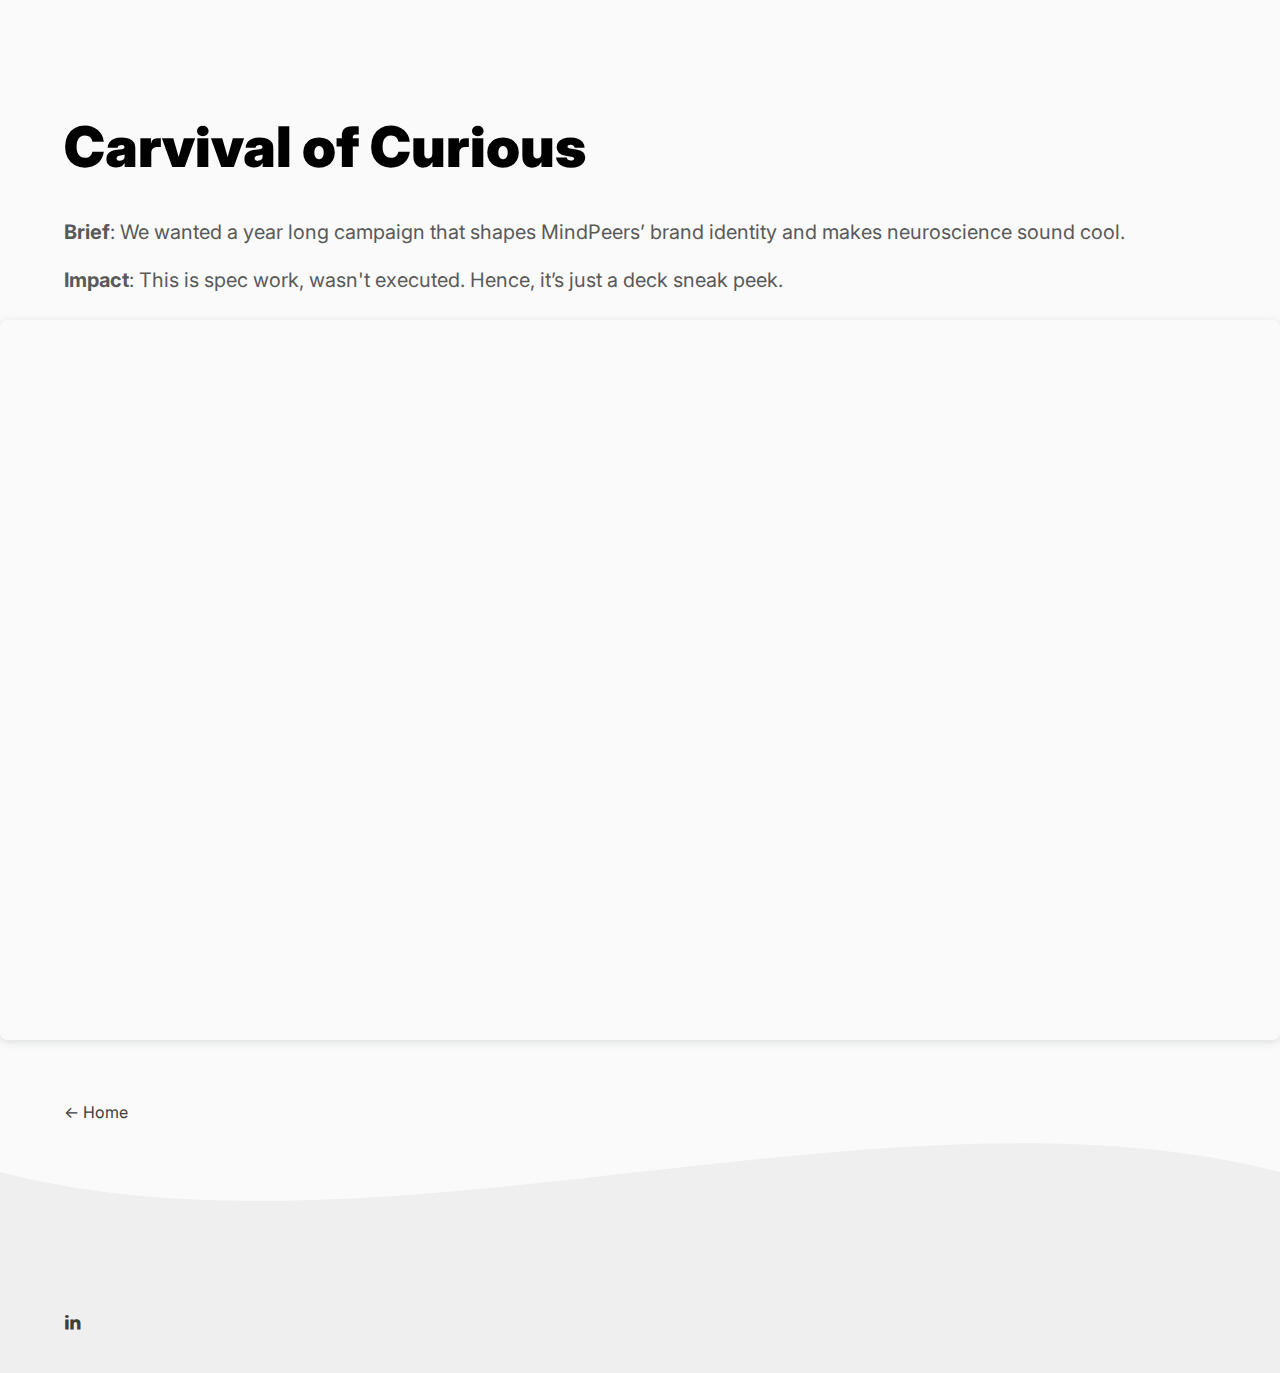
<file: 5.html>
<!DOCTYPE html>
<html lang="en">

<head>
  <meta charset="UTF-8" />
  <meta name="viewport" content="width=device-width, initial-scale=1.0" />
  <meta name="theme-color" content="#1a324c">
  <meta name="msapplication-navbutton-color" content="#1a324c">
  <meta name="apple-mobile-web-app-status-bar-style" content="black-translucent">
  <meta name="description"
        content="Read about how I got started as a front end developer, my experience, skills and tech stack.">
  <link rel="stylesheet" href="static/css/main.css" />
  <link rel="stylesheet" href="static/css/page.css" />
  <link rel="stylesheet" href="static/css/about.css" />
  <link rel="apple-touch-icon" sizes="180x180" href="static/images/favicon/apple-touch-icon.png" />
  <link rel="icon" type="image/png" sizes="32x32" href="static/images/favicon/favicon.png" />
  <link rel="preconnect" href="https://fonts.gstatic.com" />
  <link href="https://fonts.googleapis.com/css2?family=Inter:wght@300;400;500;600;700;800;900&display=swap"
        rel="stylesheet" />

  <!-- Global site tag (gtag.js) - Google Analytics -->
  <script async src="https://www.googletagmanager.com/gtag/js?id=G-Y3FM96129M"></script>
  <script>
    window.dataLayer = window.dataLayer || [];
    function gtag() { dataLayer.push(arguments); }
    gtag('js', new Date());

    gtag('config', 'G-Y3FM96129M');
  </script>

  <title>Isha's Work</title>
</head>

<body>
<nav class="visible">
  <div class="container">
    <div class="nav-links">
      <a href="/" class="link">portfolio</a>
      <div class="social-media">
        <a href="https://www.linkedin.com/in/ishaaaaaa" title="LinkedIn">
          <i class="demo-icon icon-linkedin"></i>
        </a>
      </div>
    </div>
  </div>
</nav>
<main2>
  <section id="about" class="container">
    <div class="intro-container">
      <div class="intro">
      </div>
    </div>
  </section>

  <section id="talks">
    <div class="container">
      <div class="title-container scroll-in">
        <h1 class="bold-text" style="font-size: 3.5em;"> <b>Carvival of Curious</b></h1>
        <p class="bold-text"> <b>Brief</b>: We wanted a year long campaign that shapes MindPeers’ brand identity and makes neuroscience sound cool.
        </p>
        <p class="bold-text"> <b>Impact</b>: This is spec work, wasn't executed. Hence, it’s just a deck sneak peek.
        </p>
      </div>
    </div>
  </section>
  <section>
    <div style="position: relative; width: 100%; height: 0; padding-top: 56.2500%;
 padding-bottom: 0; box-shadow: 0 2px 8px 0 rgba(63,69,81,0.16); margin-top: 1.6em; margin-bottom: 0.9em; overflow: hidden;
 border-radius: 8px; will-change: transform;">
      <iframe loading="lazy" style="position: absolute; width: 100%; height: 100%; top: 0; left: 0; border: none; padding: 0;margin: 0;"
              src="https:&#x2F;&#x2F;www.canva.com&#x2F;design&#x2F;DAGBMvfJ850&#x2F;yRLnq82Krc9iiMJIioZggw&#x2F;view?embed" allowfullscreen="allowfullscreen" allow="fullscreen">
      </iframe>
    </div>
  </section>
</main2>
<div class="page-nav container">
  <a href="/">&#8592; Home</a>
</div>
<div class="wave-border top">
  <svg viewBox="0 0 500 150" preserveAspectRatio="none" style="height: 100%; width: 100%;">
    <path d="M0.00,49.98 C149.99,150.00 349.20,-49.98 500.00,49.98 L500.00,150.00 L0.00,150.00 Z"
          style="stroke: none; fill: var(--shade-100)"></path>
    <path class="neon-path" d="M0.00,49.98 C149.99,150.00 349.20,-49.98 500.00,49.98"
          style="stroke: var(--neon-color);fill: none;"></path>
  </svg>
</div>
<footer>
  <div class="container">
    <div class="social-media">
      <a href="https://www.linkedin.com/in/ishaaaaaa" title="LinkedIn">
        <i class="demo-icon icon-linkedin"></i>
      </a>
    </div>
  </div>
</footer>
</body>

<script src="./static/js/index.js"></script>
<script src="./static/js/about.js"></script>

</html>
</file>
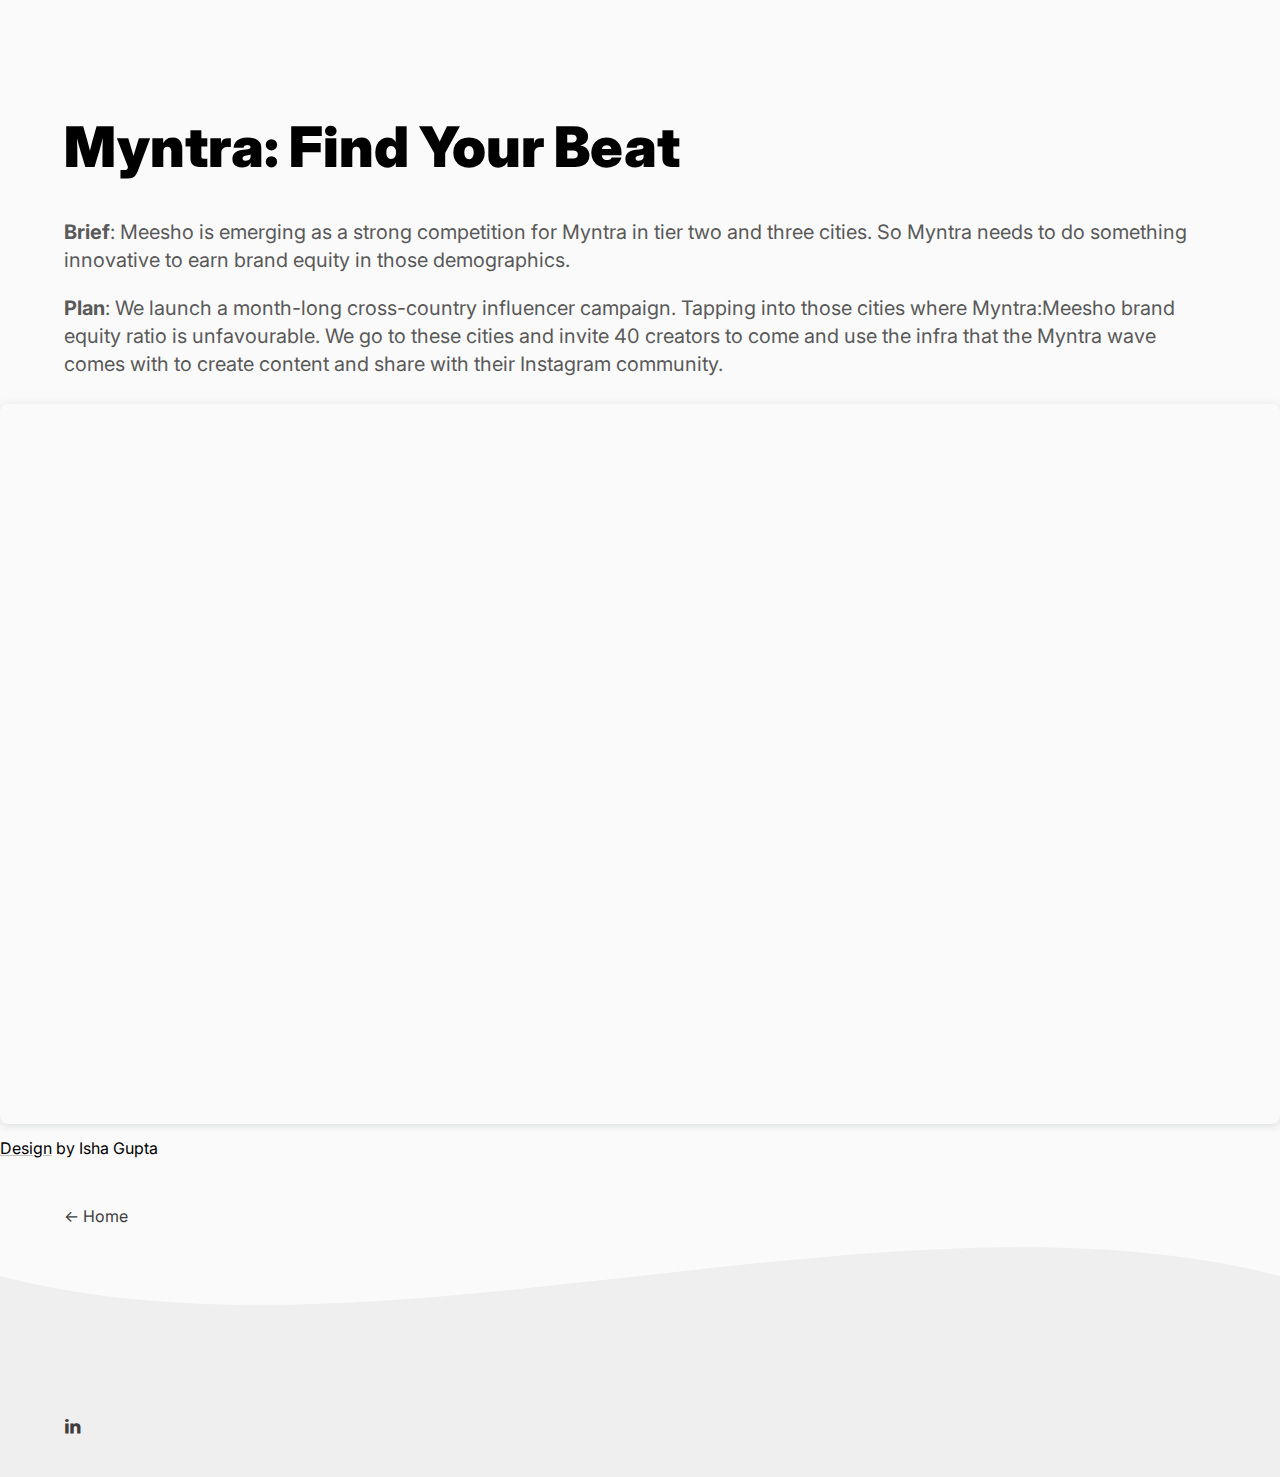
<file: 6.html>
<!DOCTYPE html>
<html lang="en">

<head>
    <meta charset="UTF-8" />
    <meta name="viewport" content="width=device-width, initial-scale=1.0" />
    <meta name="theme-color" content="#1a324c">
    <meta name="msapplication-navbutton-color" content="#1a324c">
    <meta name="apple-mobile-web-app-status-bar-style" content="black-translucent">
    <meta name="description"
          content="Read about how I got started as a front end developer, my experience, skills and tech stack.">
    <link rel="stylesheet" href="static/css/main.css" />
    <link rel="stylesheet" href="static/css/page.css" />
    <link rel="stylesheet" href="static/css/about.css" />
    <link rel="apple-touch-icon" sizes="180x180" href="static/images/favicon/apple-touch-icon.png" />
    <link rel="icon" type="image/png" sizes="32x32" href="static/images/favicon/favicon.png" />
    <link rel="preconnect" href="https://fonts.gstatic.com" />
    <link href="https://fonts.googleapis.com/css2?family=Inter:wght@300;400;500;600;700;800;900&display=swap"
          rel="stylesheet" />

    <!-- Global site tag (gtag.js) - Google Analytics -->
    <script async src="https://www.googletagmanager.com/gtag/js?id=G-Y3FM96129M"></script>
    <script>
    window.dataLayer = window.dataLayer || [];
    function gtag() { dataLayer.push(arguments); }
    gtag('js', new Date());

    gtag('config', 'G-Y3FM96129M');
  </script>

    <title>Isha's Work</title>
</head>

<body>
<nav class="visible">
    <div class="container">
        <div class="nav-links">
            <a href="/" class="link">portfolio</a>
            <div class="social-media">
                <a href="https://www.linkedin.com/in/ishaaaaaa" title="LinkedIn">
                    <i class="demo-icon icon-linkedin"></i>
                </a>
            </div>
        </div>
    </div>
</nav>
<main2>
    <section id="about" class="container">
        <div class="intro-container">
            <div class="intro">
            </div>
        </div>
    </section>

    <section id="talks">
        <div class="container">
            <div class="title-container scroll-in">
                <h1 class="bold-text" style="font-size: 3.5em;"> <b>Myntra: Find Your Beat</b></h1>
                <p class="bold-text"> <b>Brief</b>: Meesho is emerging as a strong competition for Myntra in tier two and three cities. So Myntra needs to do something innovative to earn brand equity in those demographics.
                </p>
                <p class="bold-text"> <b>Plan</b>: We launch a month-long cross-country influencer campaign. Tapping into those cities where Myntra:Meesho brand equity ratio is unfavourable. We go to these cities and invite 40 creators to come and use the infra that the Myntra wave comes with to create content and share with their Instagram community.
                </p>
            </div>
        </div>
    </section>
    <section>
        <div style="position: relative; width: 100%; height: 0; padding-top: 56.2500%;
 padding-bottom: 0; box-shadow: 0 2px 8px 0 rgba(63,69,81,0.16); margin-top: 1.6em; margin-bottom: 0.9em; overflow: hidden;
 border-radius: 8px; will-change: transform;">
            <iframe loading="lazy" style="position: absolute; width: 100%; height: 100%; top: 0; left: 0; border: none; padding: 0;margin: 0;"
                    src="https:&#x2F;&#x2F;www.canva.com&#x2F;design&#x2F;DAGBMg45ATE&#x2F;58dQT8xDnkKK8s-pfBNHpA&#x2F;view?embed" allowfullscreen="allowfullscreen" allow="fullscreen">
            </iframe>
        </div>
        <a href="https:&#x2F;&#x2F;www.canva.com&#x2F;design&#x2F;DAGBMg45ATE&#x2F;58dQT8xDnkKK8s-pfBNHpA&#x2F;view?utm_content=DAGBMg45ATE&amp;utm_campaign=designshare&amp;utm_medium=embeds&amp;utm_source=link" target="_blank" rel="noopener">Design</a> by Isha Gupta
    </section>
</main2>
<div class="page-nav container">
    <a href="/">&#8592; Home</a>
</div>
<div class="wave-border top">
    <svg viewBox="0 0 500 150" preserveAspectRatio="none" style="height: 100%; width: 100%;">
        <path d="M0.00,49.98 C149.99,150.00 349.20,-49.98 500.00,49.98 L500.00,150.00 L0.00,150.00 Z"
              style="stroke: none; fill: var(--shade-100)"></path>
        <path class="neon-path" d="M0.00,49.98 C149.99,150.00 349.20,-49.98 500.00,49.98"
              style="stroke: var(--neon-color);fill: none;"></path>
    </svg>
</div>
<footer>
    <div class="container">
        <div class="social-media">
            <a href="https://www.linkedin.com/in/ishaaaaaa" title="LinkedIn">
                <i class="demo-icon icon-linkedin"></i>
            </a>
        </div>
    </div>
</footer>
</body>

<script src="./static/js/index.js"></script>
<script src="./static/js/about.js"></script>

</html>
</file>
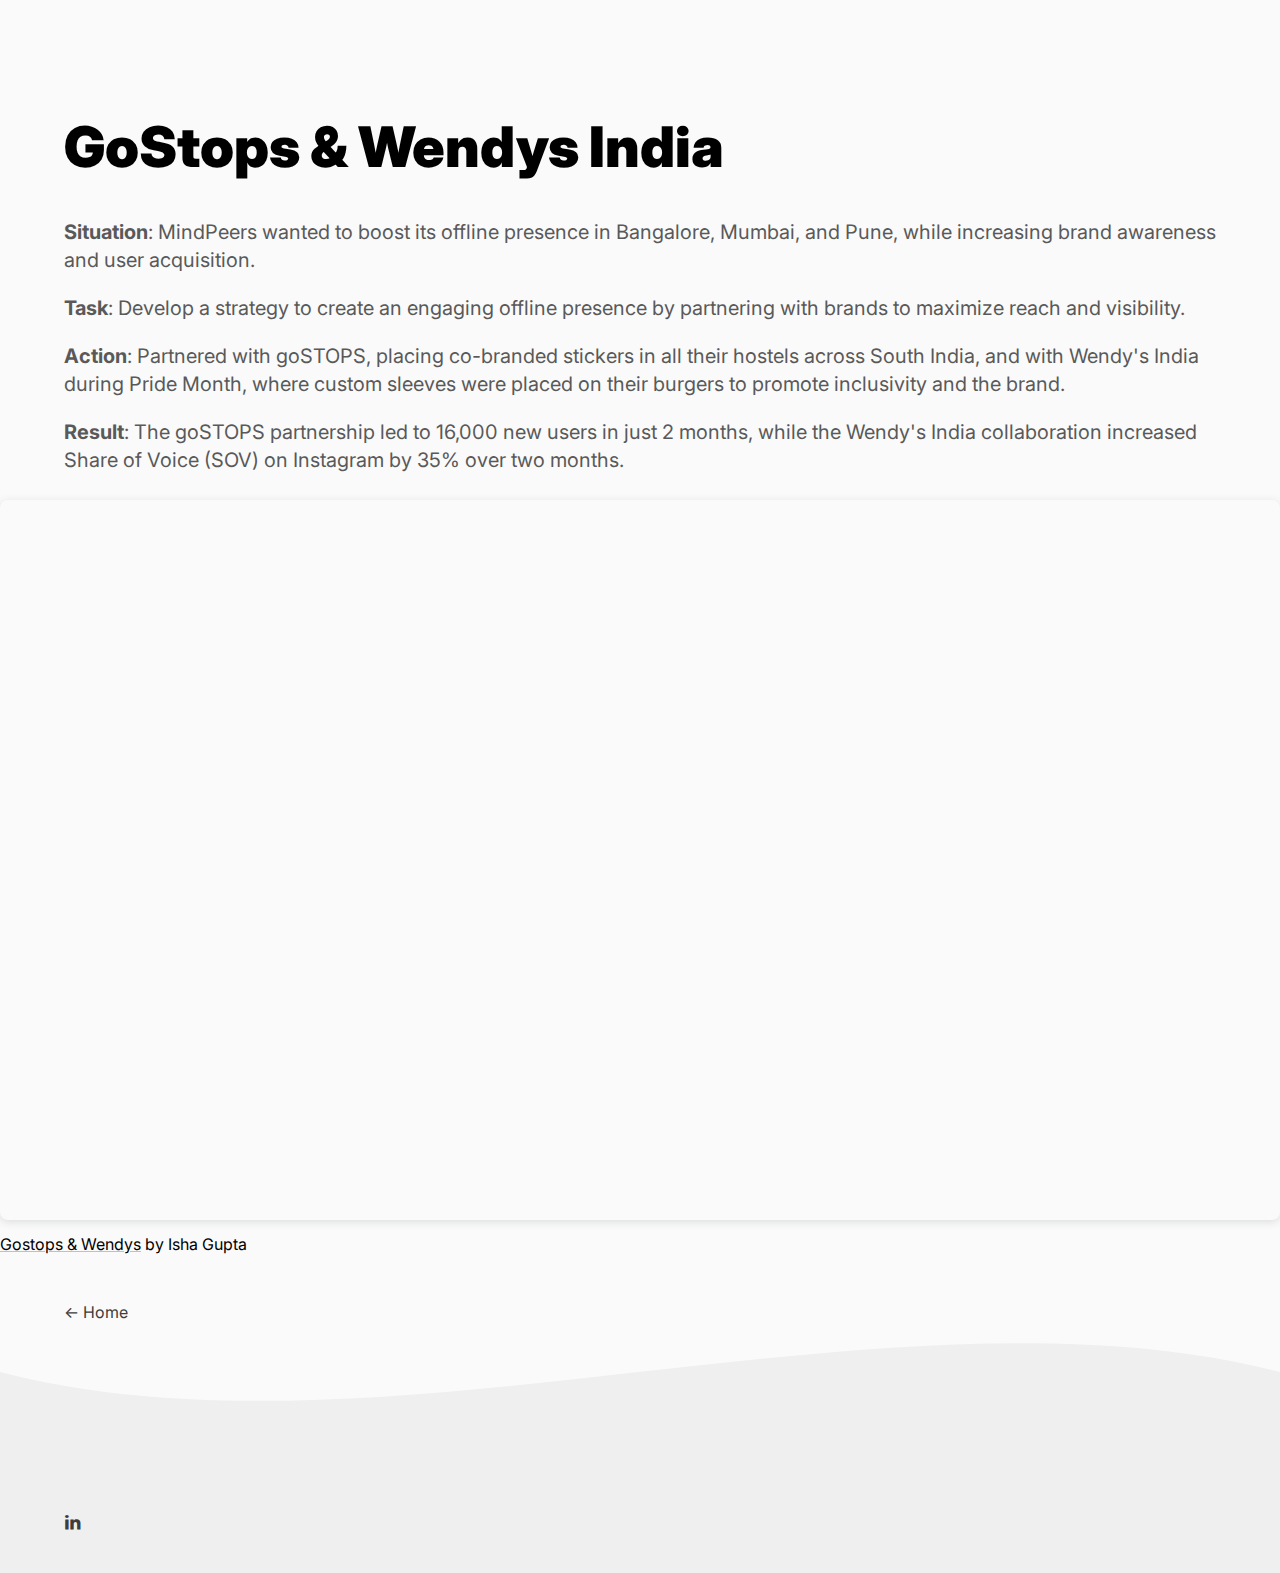
<file: 7.html>
<!DOCTYPE html>
<html lang="en">

<head>
    <meta charset="UTF-8" />
    <meta name="viewport" content="width=device-width, initial-scale=1.0" />
    <meta name="theme-color" content="#1a324c">
    <meta name="msapplication-navbutton-color" content="#1a324c">
    <meta name="apple-mobile-web-app-status-bar-style" content="black-translucent">
    <meta name="description"
          content="Read about how I got started as a front end developer, my experience, skills and tech stack.">
    <link rel="stylesheet" href="static/css/main.css" />
    <link rel="stylesheet" href="static/css/page.css" />
    <link rel="stylesheet" href="static/css/about.css" />
    <link rel="apple-touch-icon" sizes="180x180" href="static/images/favicon/apple-touch-icon.png" />
    <link rel="icon" type="image/png" sizes="32x32" href="static/images/favicon/favicon.png" />
    <link rel="preconnect" href="https://fonts.gstatic.com" />
    <link href="https://fonts.googleapis.com/css2?family=Inter:wght@300;400;500;600;700;800;900&display=swap"
          rel="stylesheet" />

    <!-- Global site tag (gtag.js) - Google Analytics -->
    <script async src="https://www.googletagmanager.com/gtag/js?id=G-Y3FM96129M"></script>
    <script>
    window.dataLayer = window.dataLayer || [];
    function gtag() { dataLayer.push(arguments); }
    gtag('js', new Date());

    gtag('config', 'G-Y3FM96129M');
  </script>

    <title>Isha's Work</title>
</head>

<body>
<nav class="visible">
    <div class="container">
        <div class="nav-links">
            <a href="/" class="link">portfolio</a>
            <div class="social-media">
                <a href="https://www.linkedin.com/in/ishaaaaaa" title="LinkedIn">
                    <i class="demo-icon icon-linkedin"></i>
                </a>
            </div>
        </div>
    </div>
</nav>
<main2>
    <section id="about" class="container">
        <div class="intro-container">
            <div class="intro">
            </div>
        </div>
    </section>

    <section id="talks">
        <div class="container">
            <div class="title-container scroll-in">
                <h1 class="bold-text" style="font-size: 3.5em;"> <b>GoStops & Wendys India</b></h1>
                <p class="bold-text"> <b>Situation</b>: MindPeers wanted to boost its offline presence in Bangalore, Mumbai, and Pune, while increasing brand awareness and user acquisition.
                </p>
                <p class="bold-text"> <b>Task</b>: Develop a strategy to create an engaging offline presence by partnering with brands to maximize reach and visibility.
                </p>
                <p class="bold-text"> <b>Action</b>: Partnered with goSTOPS, placing co-branded stickers in all their hostels across South India, and with Wendy's India during Pride Month, where custom sleeves were placed on their burgers to promote inclusivity and the brand.
                </p>
                <p class="bold-text"> <b>Result</b>: The goSTOPS partnership led to 16,000 new users in just 2 months, while the Wendy's India collaboration increased Share of Voice (SOV) on Instagram by 35% over two months.
                </p>
            </div>
        </div>
    </section>
    <section>
        <div style="position: relative; width: 100%; height: 0; padding-top: 56.2500%;
        padding-bottom: 0; box-shadow: 0 2px 8px 0 rgba(63,69,81,0.16); margin-top: 1.6em; margin-bottom: 0.9em; overflow: hidden;
        border-radius: 8px; will-change: transform;">
         <iframe loading="lazy" style="position: absolute; width: 100%; height: 100%; top: 0; left: 0; border: none; padding: 0;margin: 0;"
           src="https:&#x2F;&#x2F;www.canva.com&#x2F;design&#x2F;DAGQ2DgKnUE&#x2F;sDM3kIzbeSfTB1UOIt-IQg&#x2F;view?embed" allowfullscreen="allowfullscreen" allow="fullscreen">
         </iframe>
       </div>
       <a href="https:&#x2F;&#x2F;www.canva.com&#x2F;design&#x2F;DAGQ2DgKnUE&#x2F;sDM3kIzbeSfTB1UOIt-IQg&#x2F;view?utm_content=DAGQ2DgKnUE&amp;utm_campaign=designshare&amp;utm_medium=embeds&amp;utm_source=link" target="_blank" rel="noopener">Gostops &amp; Wendys</a> by Isha Gupta
    </section>
</main2>
<div class="page-nav container">
    <a href="/">&#8592; Home</a>
</div>
<div class="wave-border top">
    <svg viewBox="0 0 500 150" preserveAspectRatio="none" style="height: 100%; width: 100%;">
        <path d="M0.00,49.98 C149.99,150.00 349.20,-49.98 500.00,49.98 L500.00,150.00 L0.00,150.00 Z"
              style="stroke: none; fill: var(--shade-100)"></path>
        <path class="neon-path" d="M0.00,49.98 C149.99,150.00 349.20,-49.98 500.00,49.98"
              style="stroke: var(--neon-color);fill: none;"></path>
    </svg>
</div>
<footer>
    <div class="container">
        <div class="social-media">
            <a href="https://www.linkedin.com/in/ishaaaaaa" title="LinkedIn">
                <i class="demo-icon icon-linkedin"></i>
            </a>
        </div>
    </div>
</footer>
</body>

<script src="./static/js/index.js"></script>
<script src="./static/js/about.js"></script>

</html>
</file>
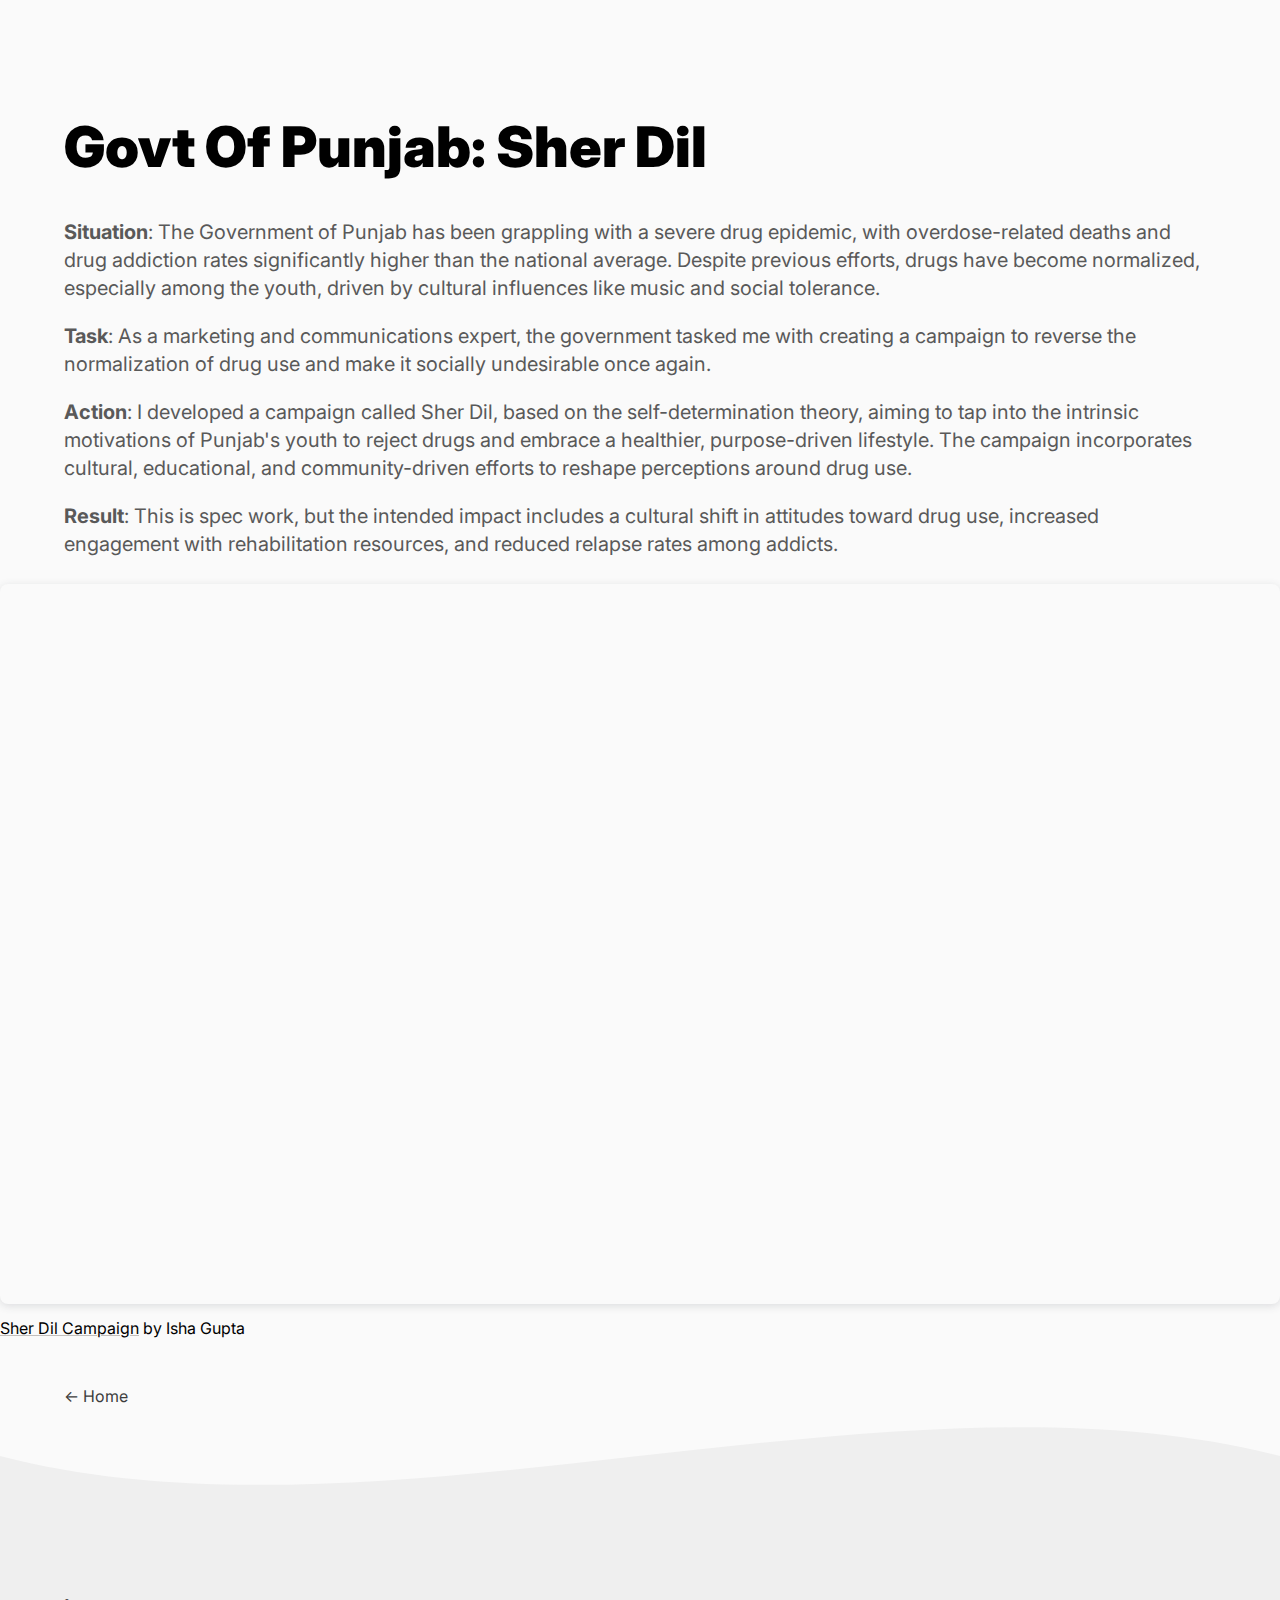
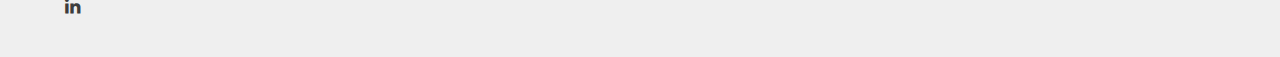
<file: 8.html>
<!DOCTYPE html>
<html lang="en">

<head>
    <meta charset="UTF-8" />
    <meta name="viewport" content="width=device-width, initial-scale=1.0" />
    <meta name="theme-color" content="#1a324c">
    <meta name="msapplication-navbutton-color" content="#1a324c">
    <meta name="apple-mobile-web-app-status-bar-style" content="black-translucent">
    <meta name="description"
          content="Read about how I got started as a front end developer, my experience, skills and tech stack.">
    <link rel="stylesheet" href="static/css/main.css" />
    <link rel="stylesheet" href="static/css/page.css" />
    <link rel="stylesheet" href="static/css/about.css" />
    <link rel="apple-touch-icon" sizes="180x180" href="static/images/favicon/apple-touch-icon.png" />
    <link rel="icon" type="image/png" sizes="32x32" href="static/images/favicon/favicon.png" />
    <link rel="preconnect" href="https://fonts.gstatic.com" />
    <link href="https://fonts.googleapis.com/css2?family=Inter:wght@300;400;500;600;700;800;900&display=swap"
          rel="stylesheet" />

    <!-- Global site tag (gtag.js) - Google Analytics -->
    <script async src="https://www.googletagmanager.com/gtag/js?id=G-Y3FM96129M"></script>
    <script>
    window.dataLayer = window.dataLayer || [];
    function gtag() { dataLayer.push(arguments); }
    gtag('js', new Date());

    gtag('config', 'G-Y3FM96129M');
  </script>

    <title>Isha's Work</title>
</head>

<body>
<nav class="visible">
    <div class="container">
        <div class="nav-links">
            <a href="/" class="link">portfolio</a>
            <div class="social-media">
                <a href="https://www.linkedin.com/in/ishaaaaaa" title="LinkedIn">
                    <i class="demo-icon icon-linkedin"></i>
                </a>
            </div>
        </div>
    </div>
</nav>
<main2>
    <section id="about" class="container">
        <div class="intro-container">
            <div class="intro">
            </div>
        </div>
    </section>

    <section id="talks">
        <div class="container">
            <div class="title-container scroll-in">
                <h1 class="bold-text" style="font-size: 3.5em;"> <b>Govt Of Punjab: Sher Dil</b></h1>
                <p class="bold-text"> <b>Situation</b>: The Government of Punjab has been grappling with a severe drug epidemic, with overdose-related deaths and drug addiction rates significantly higher than the national average. Despite previous efforts, drugs have become normalized, especially among the youth, driven by cultural influences like music and social tolerance.
                </p>
                <p class="bold-text"> <b>Task</b>: As a marketing and communications expert, the government tasked me with creating a campaign to reverse the normalization of drug use and make it socially undesirable once again.
                </p>
                <p class="bold-text"> <b>Action</b>: I developed a campaign called Sher Dil, based on the self-determination theory, aiming to tap into the intrinsic motivations of Punjab's youth to reject drugs and embrace a healthier, purpose-driven lifestyle. The campaign incorporates cultural, educational, and community-driven efforts to reshape perceptions around drug use.
                </p>
                <p class="bold-text"> <b>Result</b>: This is spec work, but the intended impact includes a cultural shift in attitudes toward drug use, increased engagement with rehabilitation resources, and reduced relapse rates among addicts.
                </p>
            </div>
        </div>
    </section>
    <section>
        <div style="position: relative; width: 100%; height: 0; padding-top: 56.2500%;
 padding-bottom: 0; box-shadow: 0 2px 8px 0 rgba(63,69,81,0.16); margin-top: 1.6em; margin-bottom: 0.9em; overflow: hidden;
 border-radius: 8px; will-change: transform;">
  <iframe loading="lazy" style="position: absolute; width: 100%; height: 100%; top: 0; left: 0; border: none; padding: 0;margin: 0;"
    src="https:&#x2F;&#x2F;www.canva.com&#x2F;design&#x2F;DAGQeWhC16k&#x2F;oQYCIhTI6r9njksXSliljw&#x2F;view?embed" allowfullscreen="allowfullscreen" allow="fullscreen">
  </iframe>
</div>
<a href="https:&#x2F;&#x2F;www.canva.com&#x2F;design&#x2F;DAGQeWhC16k&#x2F;oQYCIhTI6r9njksXSliljw&#x2F;view?utm_content=DAGQeWhC16k&amp;utm_campaign=designshare&amp;utm_medium=embeds&amp;utm_source=link" target="_blank" rel="noopener">Sher Dil Campaign</a> by Isha Gupta
    </section>
</main2>
<div class="page-nav container">
    <a href="/">&#8592; Home</a>
</div>
<div class="wave-border top">
    <svg viewBox="0 0 500 150" preserveAspectRatio="none" style="height: 100%; width: 100%;">
        <path d="M0.00,49.98 C149.99,150.00 349.20,-49.98 500.00,49.98 L500.00,150.00 L0.00,150.00 Z"
              style="stroke: none; fill: var(--shade-100)"></path>
        <path class="neon-path" d="M0.00,49.98 C149.99,150.00 349.20,-49.98 500.00,49.98"
              style="stroke: var(--neon-color);fill: none;"></path>
    </svg>
</div>
<footer>
    <div class="container">
        <div class="social-media">
            <a href="https://www.linkedin.com/in/ishaaaaaa" title="LinkedIn">
                <i class="demo-icon icon-linkedin"></i>
            </a>
        </div>
    </div>
</footer>
</body>

<script src="./static/js/index.js"></script>
<script src="./static/js/about.js"></script>

</html>
</file>
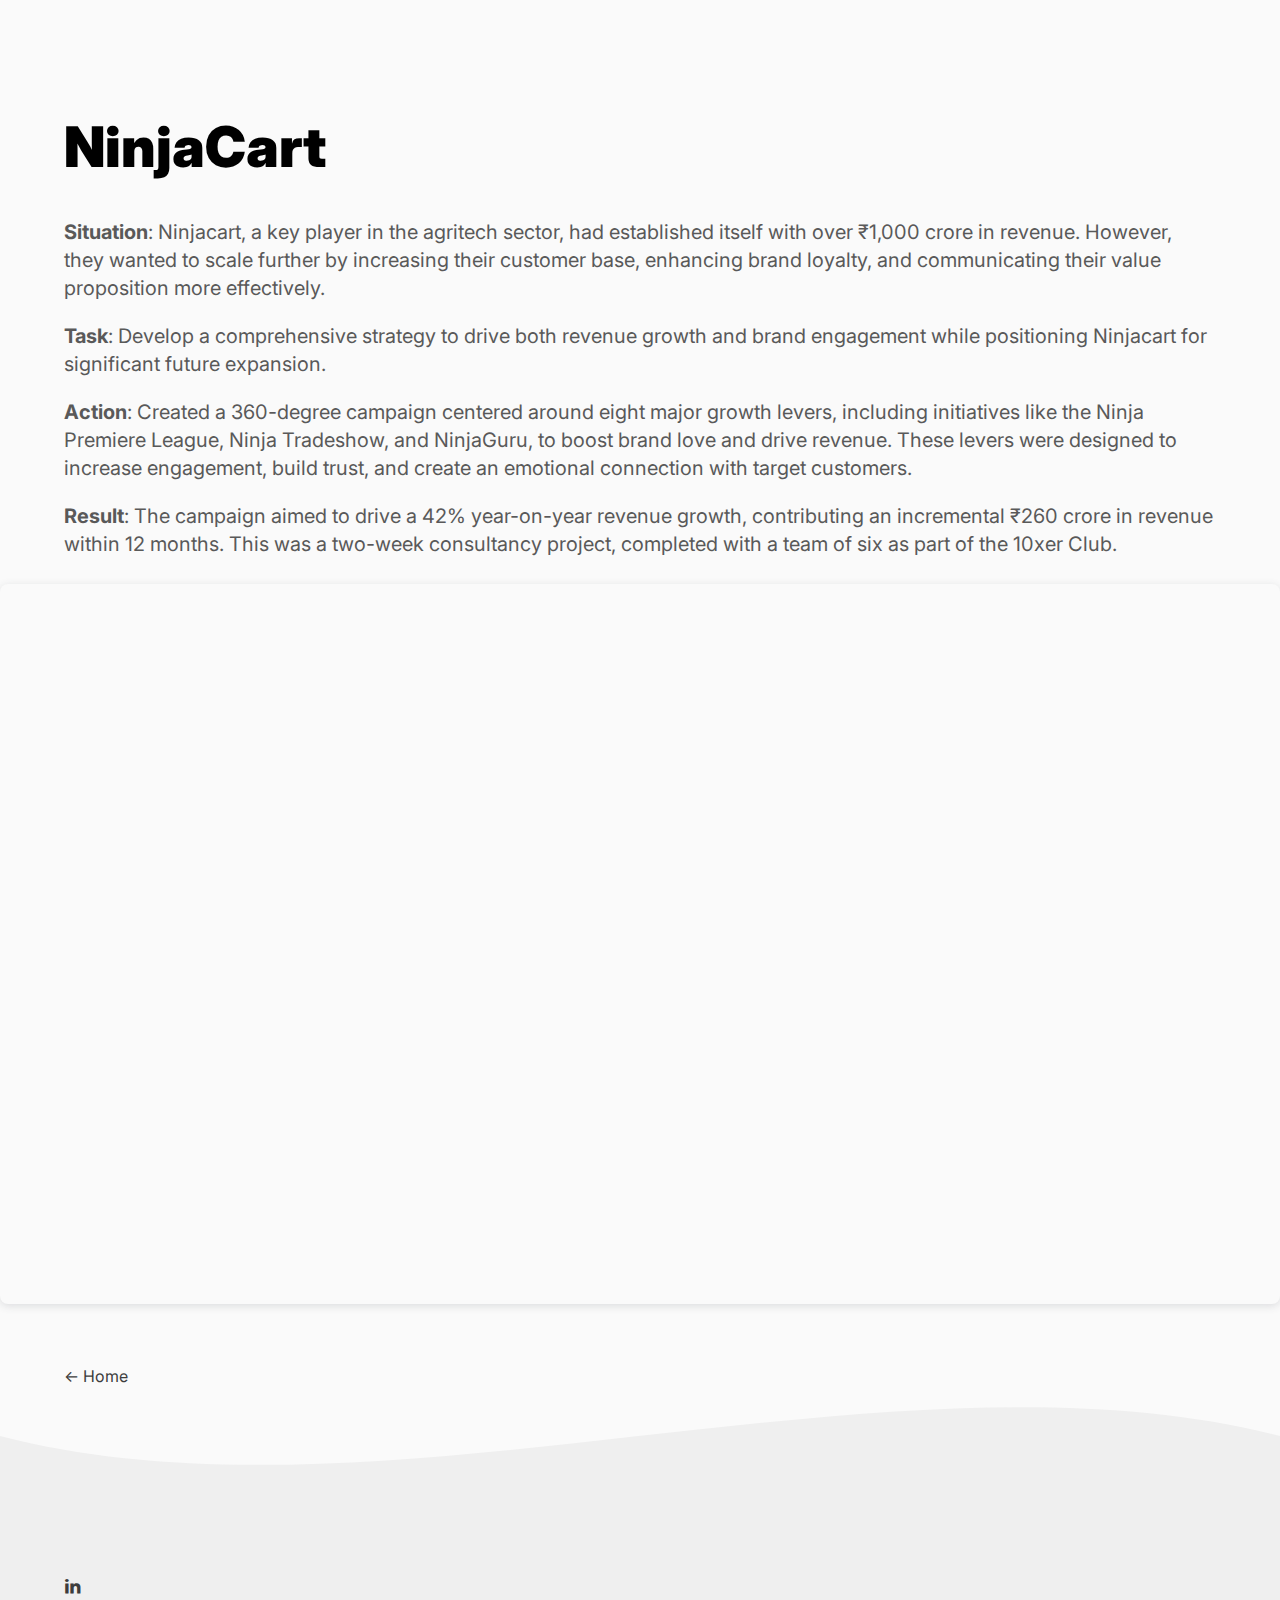
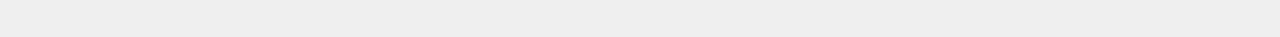
<file: 9.html>
<!DOCTYPE html>
<html lang="en">

<head>
    <meta charset="UTF-8" />
    <meta name="viewport" content="width=device-width, initial-scale=1.0" />
    <meta name="theme-color" content="#1a324c">
    <meta name="msapplication-navbutton-color" content="#1a324c">
    <meta name="apple-mobile-web-app-status-bar-style" content="black-translucent">
    <meta name="description"
          content="Read about how I got started as a front end developer, my experience, skills and tech stack.">
    <link rel="stylesheet" href="static/css/main.css" />
    <link rel="stylesheet" href="static/css/page.css" />
    <link rel="stylesheet" href="static/css/about.css" />
    <link rel="apple-touch-icon" sizes="180x180" href="static/images/favicon/apple-touch-icon.png" />
    <link rel="icon" type="image/png" sizes="32x32" href="static/images/favicon/favicon.png" />
    <link rel="preconnect" href="https://fonts.gstatic.com" />
    <link href="https://fonts.googleapis.com/css2?family=Inter:wght@300;400;500;600;700;800;900&display=swap"
          rel="stylesheet" />

    <!-- Global site tag (gtag.js) - Google Analytics -->
    <script async src="https://www.googletagmanager.com/gtag/js?id=G-Y3FM96129M"></script>
    <script>
    window.dataLayer = window.dataLayer || [];
    function gtag() { dataLayer.push(arguments); }
    gtag('js', new Date());

    gtag('config', 'G-Y3FM96129M');
  </script>

    <title>Isha's Work</title>
</head>

<body>
<nav class="visible">
    <div class="container">
        <div class="nav-links">
            <a href="/" class="link">portfolio</a>
            <div class="social-media">
                <a href="https://www.linkedin.com/in/ishaaaaaa" title="LinkedIn">
                    <i class="demo-icon icon-linkedin"></i>
                </a>
            </div>
        </div>
    </div>
</nav>
<main2>
    <section id="about" class="container">
        <div class="intro-container">
            <div class="intro">
            </div>
        </div>
    </section>

    <section id="talks">
        <div class="container">
            <div class="title-container scroll-in">
                <h1 class="bold-text" style="font-size: 3.5em;"> <b>NinjaCart</b></h1>
                <p class="bold-text"> <b>Situation</b>: Ninjacart, a key player in the agritech sector, had established itself with over ₹1,000 crore in revenue. However, they wanted to scale further by increasing their customer base, enhancing brand loyalty, and communicating their value proposition more effectively.
                </p>
                <p class="bold-text"> <b>Task</b>: Develop a comprehensive strategy to drive both revenue growth and brand engagement while positioning Ninjacart for significant future expansion.
                </p>
                <p class="bold-text"> <b>Action</b>: Created a 360-degree campaign centered around eight major growth levers, including initiatives like the Ninja Premiere League, Ninja Tradeshow, and NinjaGuru, to boost brand love and drive revenue. These levers were designed to increase engagement, build trust, and create an emotional connection with target customers.
                </p>
                <p class="bold-text"> <b>Result</b>: The campaign aimed to drive a 42% year-on-year revenue growth, contributing an incremental ₹260 crore in revenue within 12 months. This was a two-week consultancy project, completed with a team of six as part of the 10xer Club.
                </p>
            </div>
        </div>
    </section>
    <section>
        <div style="position: relative; width: 100%; height: 0; padding-top: 56.2500%;
        padding-bottom: 0; box-shadow: 0 2px 8px 0 rgba(63,69,81,0.16); margin-top: 1.6em; margin-bottom: 0.9em; overflow: hidden;
        border-radius: 8px; will-change: transform;">
         <iframe loading="lazy" style="position: absolute; width: 100%; height: 100%; top: 0; left: 0; border: none; padding: 0;margin: 0;"
           src="https:&#x2F;&#x2F;www.canva.com&#x2F;design&#x2F;DAGOsXEd1Ws&#x2F;EBMDwEEvnCrWg7658ynL3A&#x2F;view?embed" allowfullscreen="allowfullscreen" allow="fullscreen">
         </iframe>
       </div>
    </section>
    <!-- <section>
        <div style="position: relative; width: 100%; height: 0; padding-top: 56.2500%; padding-bottom: 0; box-shadow: 0 2px 8px 0 rgba(63,69,81,0.16); margin-top: 1.6em; margin-bottom: 0.9em; overflow: hidden; border-radius: 8px; will-change: transform;">
          <iframe loading="lazy" style="position: absolute; width: 100%; height: 100%; top: 0; left: 0; border: none; padding: 0; margin: 0;" 
            src="https://docs.google.com/presentation/d/e/2PACX-1vSMmJnQh2bkCoZ_FDo9k8l3S2fFzGQZFXkrUCU_5zT5HRVXTRnYsn5NZZcBd2uegTtM6txO1bvcB4aO/embed?start=false&loop=false&delayms=3000" 
            allowfullscreen="allowfullscreen" allow="fullscreen"></iframe>
        </div>
        <a href="https://docs.google.com/presentation/d/1xk6JcqJNhYqTd66fYXX9THmA37JXQgRYg6p_RtcxVQI/edit#slide=id.g2f3d4a3a1f2_0_277" target="_blank" rel="noopener">
          Google Presentation Document
        </a>
      </section> -->
</main2>
<div class="page-nav container">
    <a href="/">&#8592; Home</a>
</div>
<div class="wave-border top">
    <svg viewBox="0 0 500 150" preserveAspectRatio="none" style="height: 100%; width: 100%;">
        <path d="M0.00,49.98 C149.99,150.00 349.20,-49.98 500.00,49.98 L500.00,150.00 L0.00,150.00 Z"
              style="stroke: none; fill: var(--shade-100)"></path>
        <path class="neon-path" d="M0.00,49.98 C149.99,150.00 349.20,-49.98 500.00,49.98"
              style="stroke: var(--neon-color);fill: none;"></path>
    </svg>
</div>
<footer>
    <div class="container">
        <div class="social-media">
            <a href="https://www.linkedin.com/in/ishaaaaaa" title="LinkedIn">
                <i class="demo-icon icon-linkedin"></i>
            </a>
        </div>
    </div>
</footer>
</body>

<script src="./static/js/index.js"></script>
<script src="./static/js/about.js"></script>

</html>
</file>
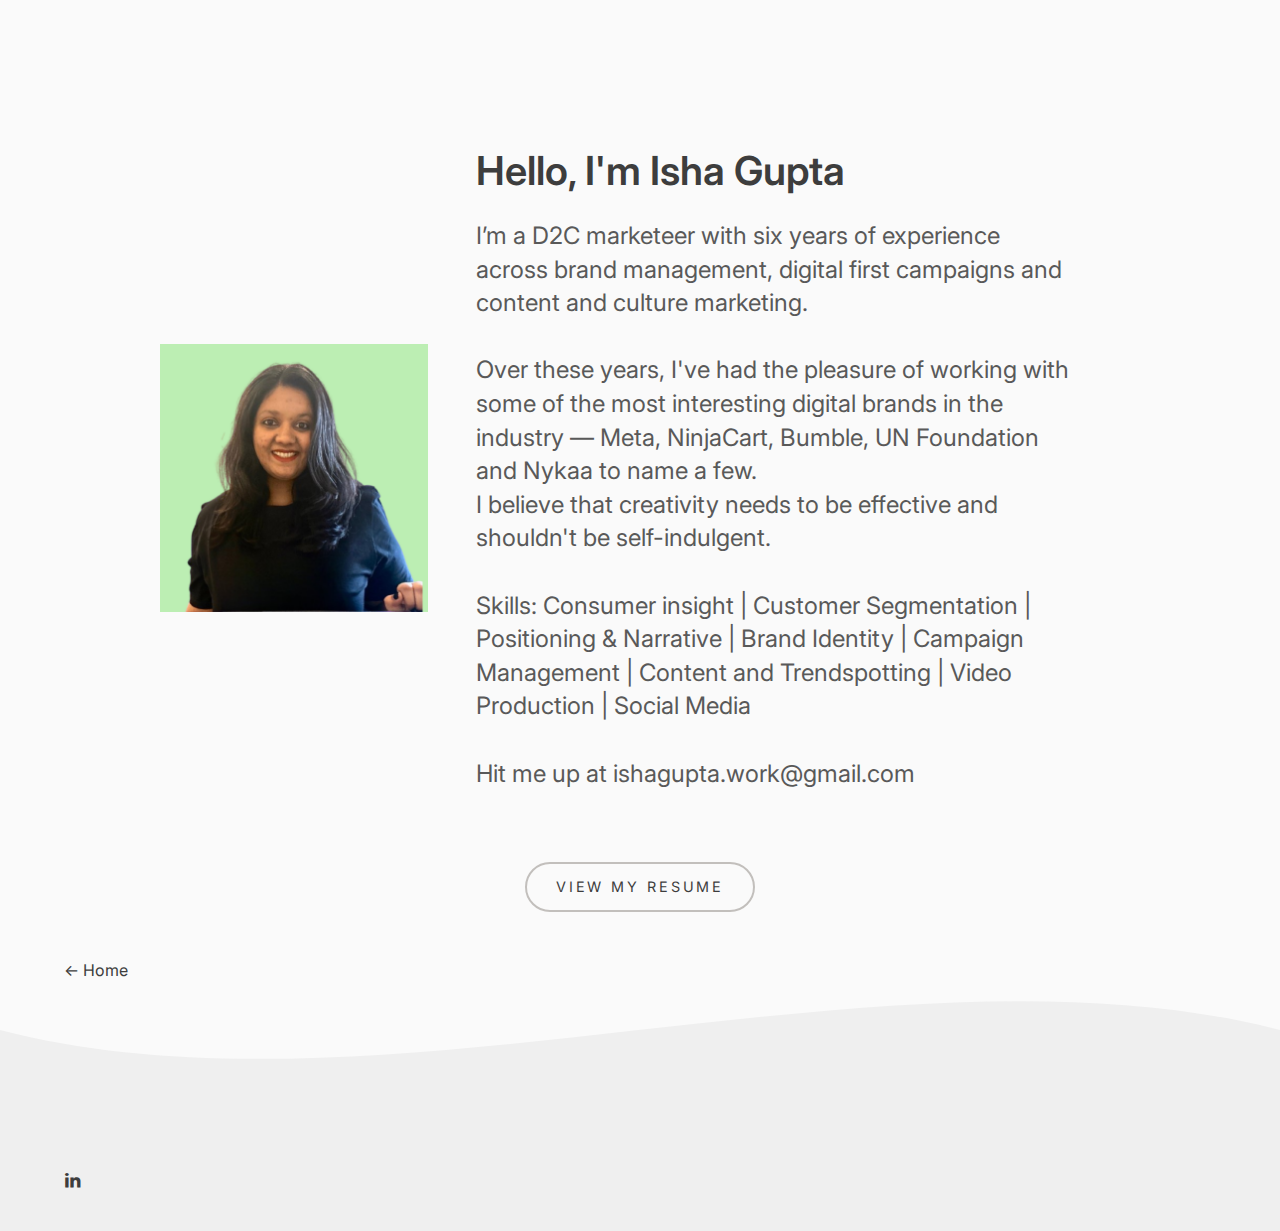
<file: about.html>
<!DOCTYPE html>
<html lang="en">

<head>
  <meta charset="UTF-8" />
  <meta name="viewport" content="width=device-width, initial-scale=1.0" />
  <meta name="theme-color" content="#1a324c">
  <meta name="msapplication-navbutton-color" content="#1a324c">
  <meta name="apple-mobile-web-app-status-bar-style" content="black-translucent">
  <meta name="description"
    content="Read about how I got started as a front end developer, my experience, skills and tech stack.">
  <link rel="stylesheet" href="static/css/main.css" />
  <link rel="stylesheet" href="static/css/page.css" />
  <link rel="stylesheet" href="static/css/about.css" />
  <link rel="apple-touch-icon" sizes="180x180" href="static/images/favicon/apple-touch-icon.png" />
  <link rel="icon" type="image/png" sizes="32x32" href="static/images/favicon/favicon.png" />
  <link rel="preconnect" href="https://fonts.gstatic.com" />
  <link href="https://fonts.googleapis.com/css2?family=Inter:wght@300;400;500;600;700;800;900&display=swap"
    rel="stylesheet" />

  <!-- Global site tag (gtag.js) - Google Analytics -->
  <script async src="https://www.googletagmanager.com/gtag/js?id=G-Y3FM96129M"></script>
  <script>
    window.dataLayer = window.dataLayer || [];
    function gtag() { dataLayer.push(arguments); }
    gtag('js', new Date());

    gtag('config', 'G-Y3FM96129M');
  </script>

  <title>Isha Gupta</title>
</head>

<body>
  <nav class="visible">
    <div class="container">
      <div class="nav-links">
        <a href="/" class="link">portfolio</a>
        <a href="about" class="link active">about</a>
        <div class="social-media">
          <a href="https://www.linkedin.com/in/ishaaaaaa" title="LinkedIn">
            <i class="demo-icon icon-linkedin"></i>
          </a>
        </div>
      </div>
      <div class="nav-controls">
        <button id="menu-display" title="Show Menu" class="hamburger">

        </button>
        <button id="theme-display" class="control">
          <i class="demo-icon icon-cog" title="Theme Select"></i>
        </button>
      </div>
      <div class="theme-container">
        <button class="light theme-select" id="light-select" onclick="setTheme('light')" aria-label="Set light theme">
          <div class="theme-label">
            Light
          </div>
          <div class="theme">
            <div class="color background"></div>
            <div class="color shade-100"></div>
            <div class="color shade-300"></div>
            <div class="color shade-500"></div>
            <div class="color text"></div>
          </div>
        </button>
        <button class="dark theme-select" id="dark-select" onclick="setTheme('dark')"
          onkeydown="(e) => setThemeKey(e, 'dark')" aria-label="Set dark theme">
          <div class="theme-label">
            Dark
          </div>
          <div class="theme">
            <div class="color background"></div>
            <div class="color shade-100"></div>
            <div class="color shade-300"></div>
            <div class="color shade-500"></div>
            <div class="color text"></div>
          </div>
        </button>
        <button class="brown theme-select" id="brown-select" onclick="setTheme('brown')" aria-label="Set brown theme">
          <div class="theme-label">
            Brown
          </div>
          <div class="theme">
            <div class="color background"></div>
            <div class="color shade-100"></div>
            <div class="color shade-300"></div>
            <div class="color shade-500"></div>
            <div class="color text"></div>
          </div>
        </button>
        <button class="green theme-select" id="green-select" onclick="setTheme('green')" aria-label="Set green theme">
          <div class="theme-label">
            Green
          </div>
          <div class="theme">
            <div class="color background"></div>
            <div class="color shade-100"></div>
            <div class="color shade-300"></div>
            <div class="color shade-500"></div>
            <div class="color text"></div>
          </div>
        </button>
        <button class="pink theme-select" id="pink-select" onclick="setTheme('pink')" aria-label="Set pink theme">
          <div class="theme-label">
            Pink
          </div>
          <div class="theme">
            <div class="color background"></div>
            <div class="color shade-100"></div>
            <div class="color shade-300"></div>
            <div class="color shade-500"></div>
            <div class="color text"></div>
          </div>
        </button>
        <button class="neon theme-select" id="neon-select" onclick="setTheme('neon')" aria-label="Set pink theme">
          <div class="theme-label">
            Neon
          </div>
          <div class="theme">
            <div class="color background"></div>
            <div class="color shade-100"></div>
            <div class="color shade-300"></div>
            <div class="color shade-500"></div>
            <div class="color text"></div>
          </div>
        </button>
      </div>
    </div>
  </nav>
  <main>
    <section id="about" class="container">
      <div class="intro-container">
        <div class="intro-image">
          <img src="./static/images/about/isha.png" alt="Isha Gupta">
        </div>
        <div class="intro">
          <h1 class="section-title">Hello, I'm Isha Gupta</h1>
          <p class="bold-text"> I’m a D2C marketeer with six years of experience across brand management, digital first campaigns and content and culture marketing. 
            <br>
            <br>
            Over these years, I've had the pleasure of working with some of the most interesting digital brands in the industry — Meta, NinjaCart, Bumble, UN Foundation and Nykaa to name a few. 
            <br>
            I believe that creativity needs to be effective and shouldn't be self-indulgent. 
            <br>
            <br>
            Skills: Consumer insight | Customer Segmentation | Positioning & Narrative | Brand Identity | Campaign Management | Content and Trendspotting | Video Production | Social Media 
            <br>
            <br>
            Hit me up at ishagupta.work@gmail.com
          </p>
        </div>
      </div>
    </section>
    <div class="section-link container inner-container">
      <a href="https://drive.google.com/file/d/1L1a5tcGiVzVUCmnS_DDGNJ0nWU8ZIrJt/view?usp=sharing"
        class="link-btn">View My Resume</a>
    </div>
  </main>
  <div class="page-nav container">
    <a href="/">&#8592; Home</a>
  </div>
  <div class="wave-border top">
    <svg viewBox="0 0 500 150" preserveAspectRatio="none" style="height: 100%; width: 100%;">
      <path d="M0.00,49.98 C149.99,150.00 349.20,-49.98 500.00,49.98 L500.00,150.00 L0.00,150.00 Z"
        style="stroke: none; fill: var(--shade-100)"></path>
      <path class="neon-path" d="M0.00,49.98 C149.99,150.00 349.20,-49.98 500.00,49.98"
        style="stroke: var(--neon-color);fill: none;"></path>
    </svg>
  </div>
  <footer>
    <div class="container">
      <div class="social-media">
        <a href="https://www.linkedin.com/in/ishaaaaaa" title="LinkedIn">
          <i class="demo-icon icon-linkedin"></i>
        </a>
      </div>
    </div>
  </footer>
</body>

<script src="./static/js/index.js"></script>
<script src="./static/js/about.js"></script>

</html>
</file>
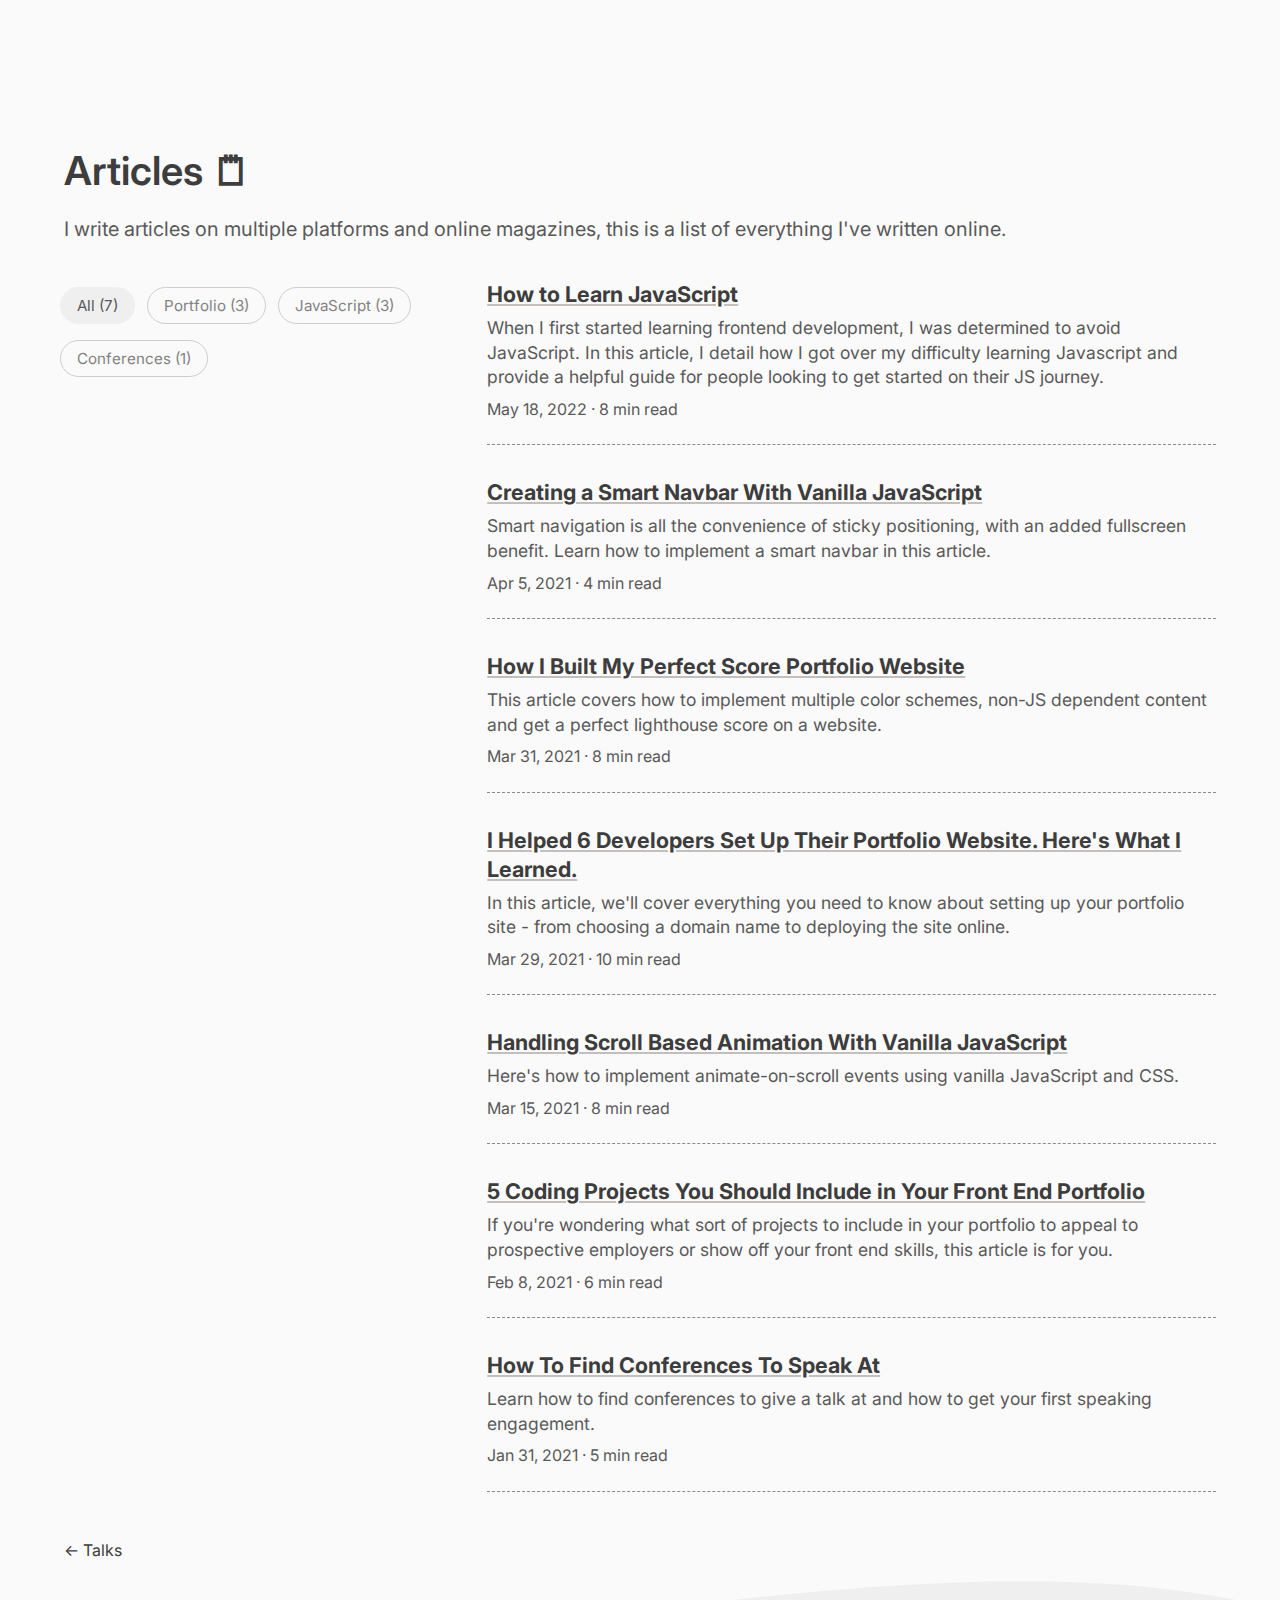
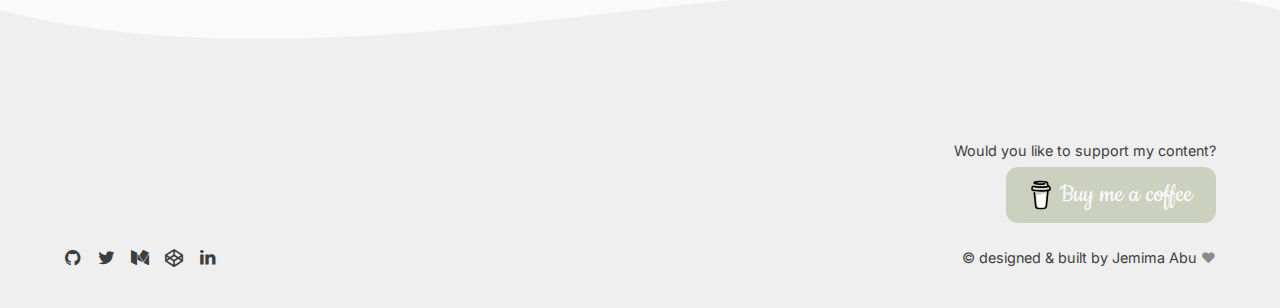
<file: articles.html>
<!DOCTYPE html>
<html lang="en">

<head>
  <meta charset="UTF-8" />
  <meta name="viewport" content="width=device-width, initial-scale=1.0" />
  <meta name="theme-color" content="#1a324c">
  <meta name="msapplication-navbutton-color" content="#1a324c">
  <meta name="apple-mobile-web-app-status-bar-style" content="black-translucent">
  <meta name="description" content="I write the type of articles I would want to read when trying to understand a new concept or develop a
    skill.">
  <link rel="stylesheet" href="static/css/main.css" />
  <link rel="stylesheet" href="static/css/page.css" />
  <link rel="stylesheet" href="static/css/articles.css" />
  <link rel="apple-touch-icon" sizes="180x180" href="static/images/favicon/apple-touch-icon.png" />
  <link rel="icon" type="image/png" sizes="32x32" href="static/images/favicon/favicon-32x32.png" />
  <link rel="icon" type="image/png" sizes="16x16" href="static/images/favicon/favicon-16x16.png" />
  <link rel="preconnect" href="https://fonts.gstatic.com" />
  <link href="https://fonts.googleapis.com/css2?family=Inter:wght@300;400;500;600;700;800;900&display=swap"
    rel="stylesheet" />

  <!-- Global site tag (gtag.js) - Google Analytics -->
  <script async src="https://www.googletagmanager.com/gtag/js?id=G-Y3FM96129M"></script>
  <script>
    window.dataLayer = window.dataLayer || [];
    function gtag() { dataLayer.push(arguments); }
    gtag('js', new Date());

    gtag('config', 'G-Y3FM96129M');
  </script>

  <title>Jemima Abu: Articles</title>
</head>

<body>
  <nav class="visible">
    <div class="container">
      <a href="/" class="nav-logo" title="Back to Homepage">
        Jemima Abu
      </a>
      <div class="nav-links">
        <a href="about" class="link">about</a>
        <a href="projects" class="link">projects</a>
        <a href="talks" class="link">talks</a>
        <a href="articles" class="link active">articles</a>
        <div class="social-media">
          <a href="https://www.github.com/jemimaabu" title="Github">
            <i class="demo-icon icon-github-circled"></i>
          </a>
          <a href="https://www.twitter.com/jemimaabu" title="Twitter">
            <i class="demo-icon icon-twitter"></i>
          </a>
          <a href="https://jemimaabu.medium.com" title="Medium">
            <i class="demo-icon icon-medium"></i>
          </a>
          <a href="https://codepen.io/jemimaabu" title="Codepen">
            <i class="demo-icon icon-codeopen"></i>
          </a>
          <a href="https://www.linkedin.com/in/jemimaabu" title="LinkedIn">
            <i class="demo-icon icon-linkedin"></i>
          </a>
        </div>
      </div>
      <div class="nav-controls">
        <button id="menu-display" title="Show Menu" class="hamburger">

        </button>
        <button id="theme-display" class="control">
          <i class="demo-icon icon-cog" title="Theme Select"></i>
        </button>
      </div>
      <div class="theme-container">
        <button class="light theme-select" id="light-select" onclick="setTheme('light')" aria-label="Set light theme">
          <div class="theme-label">
            Light
          </div>
          <div class="theme">
            <div class="color background"></div>
            <div class="color shade-100"></div>
            <div class="color shade-300"></div>
            <div class="color shade-500"></div>
            <div class="color text"></div>
          </div>
        </button>
        <button class="dark theme-select" id="dark-select" onclick="setTheme('dark')"
          onkeydown="(e) => setThemeKey(e, 'dark')" aria-label="Set dark theme">
          <div class="theme-label">
            Dark
          </div>
          <div class="theme">
            <div class="color background"></div>
            <div class="color shade-100"></div>
            <div class="color shade-300"></div>
            <div class="color shade-500"></div>
            <div class="color text"></div>
          </div>
        </button>
        <button class="brown theme-select" id="brown-select" onclick="setTheme('brown')" aria-label="Set brown theme">
          <div class="theme-label">
            Brown
          </div>
          <div class="theme">
            <div class="color background"></div>
            <div class="color shade-100"></div>
            <div class="color shade-300"></div>
            <div class="color shade-500"></div>
            <div class="color text"></div>
          </div>
        </button>
        <button class="green theme-select" id="green-select" onclick="setTheme('green')" aria-label="Set green theme">
          <div class="theme-label">
            Green
          </div>
          <div class="theme">
            <div class="color background"></div>
            <div class="color shade-100"></div>
            <div class="color shade-300"></div>
            <div class="color shade-500"></div>
            <div class="color text"></div>
          </div>
        </button>
        <button class="pink theme-select" id="pink-select" onclick="setTheme('pink')" aria-label="Set pink theme">
          <div class="theme-label">
            Pink
          </div>
          <div class="theme">
            <div class="color background"></div>
            <div class="color shade-100"></div>
            <div class="color shade-300"></div>
            <div class="color shade-500"></div>
            <div class="color text"></div>
          </div>
        </button>
        <button class="neon theme-select" id="neon-select" onclick="setTheme('neon')" aria-label="Set pink theme">
          <div class="theme-label">
            Neon
          </div>
          <div class="theme">
            <div class="color background"></div>
            <div class="color shade-100"></div>
            <div class="color shade-300"></div>
            <div class="color shade-500"></div>
            <div class="color text"></div>
          </div>
        </button>
      </div>
    </div>
  </nav>
  <main>
    <section class="container">
      <h1 class="section-title">Articles <span class="title-icon">&#128466;</span></h1>
      <p class="section-subtitle">
        I write articles on multiple platforms and online magazines, this is a list of everything I've written online.
      </p>
    </section>
    <section id="articles" class="container">
      <input type="radio" id="all" name="tag" value="all" checked>
      </input>
      <input type="radio" id="portfolio" name="tag" value="portfolio">
      </input>
      <input type="radio" id="javascript" name="tag" value="javascript">
      </input>
      <input type="radio" id="conferences" name="tag" value="conferences">
      </input>
      <aside class="post-tags">
        <div class="post-tag">
          <label for="all" data-post="all">
            All (7)
          </label>
        </div>
        <div class="post-tag">
          <label for="portfolio" data-post="portfolio">
            Portfolio (3)
          </label>
        </div>
        <div class="post-tag">
          <label for="javascript" data-post="javascript">
            JavaScript (3)
          </label>
        </div>
        <div class="post-tag">
          <label for="conferences" data-post="conferences">
            Conferences (1)
          </label>
        </div>
      </aside>
      <div class="main-content">
        <div class="article" data-post="javascript">
          <h2 class="article-title">
            <a href="https://dev.to/jemimaabu/how-to-learn-javascript-4g9a" target="_blank"
              rel="noopener">
              How to Learn JavaScript
            </a>
          </h2>
          <div class="article-description">
            <p>
              When I first started learning frontend development, I was determined to avoid JavaScript. In this article, I detail how I got over my difficulty learning Javascript and provide a helpful guide for people looking to get started on their JS journey.
            </p>
            <p class="details">May 18, 2022 · 8 min read</p>
          </div>
        </div>
        <div class="article" data-post="javascript">
          <h2 class="article-title">
            <a href="https://css-tricks.com/creating-a-smart-navbar-with-vanilla-javascript/" target="_blank"
              rel="noopener">
              Creating a Smart Navbar With Vanilla JavaScript
            </a>
          </h2>
          <div class="article-description">
            <p>
              Smart navigation is all the convenience of sticky positioning, with an added fullscreen benefit. Learn how
              to implement a smart navbar in this article.
            </p>
            <p class="details">Apr 5, 2021 · 4 min read</p>
          </div>
        </div>
        <div class="article" data-post="portfolio">
          <h2 class="article-title">
            <a href="https://blog.jemimaabu.com/how-i-built-my-perfect-score-portfolio-website" target="_blank"
              rel="noopener">
              How I Built My Perfect Score Portfolio Website
            </a>
          </h2>
          <div class="article-description">
            <p>
              This article covers how to implement multiple color schemes, non-JS dependent content and get a perfect
              lighthouse score on a website.
            </p>
            <p class="details">Mar 31, 2021 · 8 min read</p>
          </div>
        </div>
        <div class="article" data-post="portfolio">
          <h2 class="article-title">
            <a href="https://www.freecodecamp.org/news/beginners-guide-to-creating-a-portfolio-website/" target="_blank"
              rel="noopener">
              I Helped 6 Developers Set Up Their Portfolio Website. Here's What I Learned.
            </a>
          </h2>
          <div class="article-description">
            <p>
              In this article, we'll cover everything you need to know about setting up your portfolio site - from
              choosing a domain name to deploying the site online.
            </p>
            <p class="details">Mar 29, 2021 · 10 min read</p>
          </div>
        </div>
        <div class="article" data-post="javascript">
          <h2 class="article-title">
            <a href="https://webdesign.tutsplus.com/tutorials/animate-on-scroll-with-javascript--cms-36671"
              target="_blank" rel="noopener">
              Handling Scroll Based Animation With Vanilla JavaScript
            </a>
          </h2>
          <div class="article-description">
            <p>
              Here's how to implement animate-on-scroll events using vanilla JavaScript and CSS.
            </p>
            <p class="details">Mar 15, 2021 · 8 min read</p>
          </div>
        </div>
        <div class="article" data-post="portfolio">
          <h2 class="article-title">
            <a href="https://www.freecodecamp.org/news/coding-projects-to-include-in-your-frontend-portfolio/"
              target="_blank" rel="noopener">
              5 Coding Projects You Should Include in Your Front End Portfolio
            </a>
          </h2>
          <div class="article-description">
            <p>
              If you're wondering what sort of projects to include in your portfolio to appeal to prospective employers
              or show off your front end skills, this article is for you.
            </p>
            <p class="details">Feb 8, 2021 · 6 min read</p>
          </div>
        </div>
        <div class="article" data-post="conferences">
          <h2 class="article-title">
            <a href="https://blog.jemimaabu.com/how-to-find-conferences-to-speak-at" target="_blank" rel="noopener">
              How To Find Conferences To Speak At
            </a>
          </h2>
          <div class="article-description">
            <p>
              Learn how to find conferences to give a talk at and how to get your first speaking
              engagement.
            </p>
            <p class="details">Jan 31, 2021 · 5 min read</p>
          </div>
        </div>
      </div>
    </section>
  </main>
  <div class="page-nav container">
    <a href="talks">&#8592; Talks</a>
  </div>
  <div class="wave-border top">
    <svg viewBox="0 0 500 150" preserveAspectRatio="none" style="height: 100%; width: 100%;">
      <path d="M0.00,49.98 C149.99,150.00 349.20,-49.98 500.00,49.98 L500.00,150.00 L0.00,150.00 Z"
        style="stroke: none; fill: var(--shade-100)"></path>
      <path class="neon-path" d="M0.00,49.98 C149.99,150.00 349.20,-49.98 500.00,49.98"
        style="stroke: var(--neon-color);fill: none;"></path>
    </svg>
  </div>
  <footer>
    <div class="support container">
      <p>Would you like to support my content?</p>
      <link href="https://fonts.googleapis.com/css?family=Cookie&amp;display=swap" rel="stylesheet">
      <div class="bmc-btn-container"><a class="bmc-btn" target="_blank" rel="noopener"
          href="http://buymeacoffee.com/jemimaabu"><svg viewBox="0 0 884 1279" fill="none"
            xmlns="http://www.w3.org/2000/svg">
            <path d="M791.109 297.518L790.231 297.002L788.201 296.383C789.018 297.072 790.04 297.472 791.109 297.518Z"
              fill="#0D0C22"></path>
            <path d="M803.896 388.891L802.916 389.166L803.896 388.891Z" fill="#0D0C22"></path>
            <path
              d="M791.484 297.377C791.359 297.361 791.237 297.332 791.118 297.29C791.111 297.371 791.111 297.453 791.118 297.534C791.252 297.516 791.379 297.462 791.484 297.377Z"
              fill="#0D0C22"></path>
            <path d="M791.113 297.529H791.244V297.447L791.113 297.529Z" fill="#0D0C22"></path>
            <path
              d="M803.111 388.726L804.591 387.883L805.142 387.573L805.641 387.04C804.702 387.444 803.846 388.016 803.111 388.726Z"
              fill="#0D0C22"></path>
            <path d="M793.669 299.515L792.223 298.138L791.243 297.605C791.77 298.535 792.641 299.221 793.669 299.515Z"
              fill="#0D0C22"></path>
            <path
              d="M430.019 1186.18C428.864 1186.68 427.852 1187.46 427.076 1188.45L427.988 1187.87C428.608 1187.3 429.485 1186.63 430.019 1186.18Z"
              fill="#0D0C22"></path>
            <path
              d="M641.187 1144.63C641.187 1143.33 640.551 1143.57 640.705 1148.21C640.705 1147.84 640.86 1147.46 640.929 1147.1C641.015 1146.27 641.084 1145.46 641.187 1144.63Z"
              fill="#0D0C22"></path>
            <path
              d="M619.284 1186.18C618.129 1186.68 617.118 1187.46 616.342 1188.45L617.254 1187.87C617.873 1187.3 618.751 1186.63 619.284 1186.18Z"
              fill="#0D0C22"></path>
            <path
              d="M281.304 1196.06C280.427 1195.3 279.354 1194.8 278.207 1194.61C279.136 1195.06 280.065 1195.51 280.684 1195.85L281.304 1196.06Z"
              fill="#0D0C22"></path>
            <path
              d="M247.841 1164.01C247.704 1162.66 247.288 1161.35 246.619 1160.16C247.093 1161.39 247.489 1162.66 247.806 1163.94L247.841 1164.01Z"
              fill="#0D0C22"></path>
            <path class="logo-coffee"
              d="M472.623 590.836C426.682 610.503 374.546 632.802 306.976 632.802C278.71 632.746 250.58 628.868 223.353 621.274L270.086 1101.08C271.74 1121.13 280.876 1139.83 295.679 1153.46C310.482 1167.09 329.87 1174.65 349.992 1174.65C349.992 1174.65 416.254 1178.09 438.365 1178.09C462.161 1178.09 533.516 1174.65 533.516 1174.65C553.636 1174.65 573.019 1167.08 587.819 1153.45C602.619 1139.82 611.752 1121.13 613.406 1101.08L663.459 570.876C641.091 563.237 618.516 558.161 593.068 558.161C549.054 558.144 513.591 573.303 472.623 590.836Z"
              fill="#FFDD00"></path>
            <path d="M78.6885 386.132L79.4799 386.872L79.9962 387.182C79.5987 386.787 79.1603 386.435 78.6885 386.132Z"
              fill="#0D0C22"></path>
            <path class="logo-outline"
              d="M879.567 341.849L872.53 306.352C866.215 274.503 851.882 244.409 819.19 232.898C808.711 229.215 796.821 227.633 788.786 220.01C780.751 212.388 778.376 200.55 776.518 189.572C773.076 169.423 769.842 149.257 766.314 129.143C763.269 111.85 760.86 92.4243 752.928 76.56C742.604 55.2584 721.182 42.8009 699.88 34.559C688.965 30.4844 677.826 27.0375 666.517 24.2352C613.297 10.1947 557.342 5.03277 502.591 2.09047C436.875 -1.53577 370.983 -0.443234 305.422 5.35968C256.625 9.79894 205.229 15.1674 158.858 32.0469C141.91 38.224 124.445 45.6399 111.558 58.7341C95.7448 74.8221 90.5829 99.7026 102.128 119.765C110.336 134.012 124.239 144.078 138.985 150.737C158.192 159.317 178.251 165.846 198.829 170.215C256.126 182.879 315.471 187.851 374.007 189.968C438.887 192.586 503.87 190.464 568.44 183.618C584.408 181.863 600.347 179.758 616.257 177.304C634.995 174.43 647.022 149.928 641.499 132.859C634.891 112.453 617.134 104.538 597.055 107.618C594.095 108.082 591.153 108.512 588.193 108.942L586.06 109.252C579.257 110.113 572.455 110.915 565.653 111.661C551.601 113.175 537.515 114.414 523.394 115.378C491.768 117.58 460.057 118.595 428.363 118.647C397.219 118.647 366.058 117.769 334.983 115.722C320.805 114.793 306.661 113.611 292.552 112.177C286.134 111.506 279.733 110.801 273.333 110.009L267.241 109.235L265.917 109.046L259.602 108.134C246.697 106.189 233.792 103.953 221.025 101.251C219.737 100.965 218.584 100.249 217.758 99.2193C216.932 98.1901 216.482 96.9099 216.482 95.5903C216.482 94.2706 216.932 92.9904 217.758 91.9612C218.584 90.9319 219.737 90.2152 221.025 89.9293h121.266C232.33 87.5721 243.479 85.5589 254.663 83.8038C258.392 83.2188 262.131 82.6453 265.882 82.0832h165.985C272.988 81.6186 280.026 80.3625 286.994 79.5366C347.624 73.2301 408.614 71.0801 469.538 73.1014C499.115 73.9618 528.676 75.6996 558.116 78.6935C564.448 79.3474 570.746 80.0357 577.043 80.8099C579.452 81.1025 581.878 81.4465 584.305 81.7391L589.191 82.4445C603.438 84.5667 617.61 87.1419 631.708 90.1703C652.597 94.7128 679.422 96.1925 688.713 119.077C691.673 126.338 693.015 134.408 694.649 142.03L696.732 151.752C696.786 151.926 696.826 152.105 696.852 152.285C701.773 175.227 706.7 198.169 711.632 221.111C711.994 222.806 712.002 224.557 711.657 226.255C711.312 227.954 710.621 229.562 709.626 230.982C708.632 232.401 707.355 233.6 705.877 234.504C704.398 235.408 702.75 235.997 701.033 236.236H700.895L697.884 236.649L694.908 237.044C685.478 238.272 676.038 239.419 666.586 240.486C647.968 242.608 629.322 244.443 610.648 245.992C573.539 249.077 536.356 251.102 499.098 252.066C480.114 252.57 461.135 252.806 442.162 252.771C366.643 252.712 291.189 248.322 216.173 239.625C208.051 238.662 199.93 237.629 191.808 236.58C198.106 237.389 187.231 235.96 185.029 235.651C179.867 234.928 174.705 234.177 169.543 233.397C152.216 230.798 134.993 227.598 117.7 224.793C96.7944 221.352 76.8005 223.073 57.8906 233.397C42.3685 241.891 29.8055 254.916 21.8776 270.735C13.7217 287.597 11.2956 305.956 7.64786 324.075C4.00009 342.193 -1.67805 361.688 0.472751 380.288C5.10128 420.431 33.165 453.054 73.5313 460.35C111.506 467.232 149.687 472.807 187.971 477.556C338.361 495.975 490.294 498.178 641.155 484.129C653.44 482.982 665.708 481.732 677.959 480.378C681.786 479.958 685.658 480.398 689.292 481.668C692.926 482.938 696.23 485.005 698.962 487.717C701.694 490.429 703.784 493.718 705.08 497.342C706.377 500.967 706.846 504.836 706.453 508.665L702.633 545.797C694.936 620.828 687.239 695.854 679.542 770.874C671.513 849.657 663.431 928.434 655.298 1007.2C653.004 1029.39 650.71 1051.57 648.416 1073.74C646.213 1095.58 645.904 1118.1 641.757 1139.68C635.218 1173.61 612.248 1194.45 578.73 1202.07C548.022 1209.06 516.652 1212.73 485.161 1213.01C450.249 1213.2 415.355 1211.65 380.443 1211.84C343.173 1212.05 297.525 1208.61 268.756 1180.87C243.479 1156.51 239.986 1118.36 236.545 1085.37C231.957 1041.7 227.409 998.039 222.9 954.381L197.607 711.615L181.244 554.538C180.968 551.94 180.693 549.376 180.435 546.76C178.473 528.023 165.207 509.681 144.301 510.627C126.407 511.418 106.069 526.629 108.168 546.76L120.298 663.214L145.385 904.104C152.532 972.528 159.661 1040.96 166.773 1109.41C168.15 1122.52 169.44 1135.67 170.885 1148.78C178.749 1220.43 233.465 1259.04 301.224 1269.91C340.799 1276.28 381.337 1277.59 421.497 1278.24C472.979 1279.07 524.977 1281.05 575.615 1271.72C650.653 1257.95 706.952 1207.85 714.987 1130.13C717.282 1107.69 719.576 1085.25 721.87 1062.8C729.498 988.559 737.115 914.313 744.72 840.061L769.601 597.451L781.009 486.263C781.577 480.749 783.905 475.565 787.649 471.478C791.392 467.391 796.352 464.617 801.794 463.567C823.25 459.386 843.761 452.245 859.023 435.916C883.318 409.918 888.153 376.021 879.567 341.849ZM72.4301 365.835C72.757 365.68 72.1548 368.484 71.8967 369.792C71.8451 367.813 71.9483 366.058 72.4301 365.835ZM74.5121 381.94C74.6842 381.819 75.2003 382.508 75.7337 383.334C74.925 382.576 74.4089 382.009 74.4949 381.94H74.5121ZM76.5597 384.641C77.2996 385.897 77.6953 386.689 76.5597 384.641V384.641ZM80.672 387.979H80.7752C80.7752 388.1 80.9645 388.22 81.0333 388.341C80.9192 388.208 80.7925 388.087 80.6548 387.979H80.672ZM800.796 382.989C793.088 390.319 781.473 393.726 769.996 395.43C641.292 414.529 510.713 424.199 380.597 419.932C287.476 416.749 195.336 406.407 103.144 393.382C94.1102 392.109 84.3197 390.457 78.1082 383.798C66.4078 371.237 72.1548 345.944 75.2003 330.768C77.9878 316.865 83.3218 298.334 99.8572 296.355C125.667 293.327 155.64 304.218 181.175 308.09C211.917 312.781 242.774 316.538 273.745 319.36C405.925 331.405 540.325 329.529 671.92 311.91C695.906 308.686 719.805 304.941 743.619 300.674C764.835 296.871 788.356 289.731 801.175 311.703C809.967 326.673 811.137 346.701 809.778 363.615C809.359 370.984 806.139 377.915 800.779 382.989H800.796Z"
              fill="#0D0C22"></path>
          </svg>
          <span class="bmc-btn-text">Buy me a coffee</span></a></div>
    </div>
    <div class="container">
      <div class="social-media">
        <a href="https://www.github.com/jemimaabu" title="Github">
          <i class="demo-icon icon-github-circled"></i>
        </a>
        <a href="https://www.twitter.com/jemimaabu" title="Twitter">
          <i class="demo-icon icon-twitter"></i>
        </a>
        <a href="https://jemimaabu.medium.com" title="Medium">
          <i class="demo-icon icon-medium"></i>
        </a>
        <a href="https://codepen.io/jemimaabu" title="Codepen">
          <i class="demo-icon icon-codeopen"></i>
        </a>
        <a href="https://www.linkedin.com/in/jemimaabu" title="LinkedIn">
          <i class="demo-icon icon-linkedin"></i>
        </a>
      </div>
      <div class="copyright">
        &copy; designed & built by <a href="https://www.jemimaabu.com">Jemima Abu</a> <span
          class="heart">&hearts;</span>
      </div>
    </div>
  </footer>
</body>

<script src="./static/js/index.js"></script>

</html>
</file>
<file: static/css/main.css>
@import "./theme.css";
@import "./utilities.css";
@import "./animations.css";
@import "../fontello/css/fontello.css";
@import "./coffee.css";

body {
  margin: 0;
  background-color: var(--background-color);
  background-repeat: no-repeat;
  background-position: left top;
  color: var(--text-color);
  font-family: "Inter", sans-serif;
}

body.no-scroll {
  overflow: hidden;
}

* {
  box-sizing: border-box;
}

a {
  color: var(--shade-500);
  text-decoration: none;
}

.link-btn {
  display: inline-block;
  border: 2px solid var(--grey-color);
  background-color: transparent;
  border-radius: 2em;
  padding: 1em 2em;
  text-transform: uppercase;
  font-size: 0.9rem;
  letter-spacing: 0.2em;
  transition: border 500ms, background-color 500ms, color 500ms;
}

.link-btn:hover,
.link-btn:focus {
  outline: none;
  color: var(--background-color);
  background-color: var(--shade-500);
  border-color: var(--shade-500);
}

button {
  border: none;
  background-color: transparent;
  text-transform: uppercase;
  font-size: 0.9rem;
  color: var(--shade-500);
  cursor: pointer;
}

button:hover,
button:focus {
  color: var(--text-color);
}

nav {
  position: sticky;
  top: 0;
  left: 0;
  right: 0;
  padding-top: 2rem;
  padding-bottom: 2rem;
  background-color: var(--background-color);
  transition: top 500ms;
}

nav.js-nav {
  opacity: 0;
  z-index: 50;
  animation: fade-in 0.6s cubic-bezier(0.39, 0.575, 0.565, 1) both;
}

.js-nav.visible {

}

.js-nav.visible.scroll-up {
  top: 0;
}

.js-nav.visible.scroll-down {
  top: -20%;
}

.js-nav.hidden {
  animation: fade-out 0.6s cubic-bezier(0.39, 0.575, 0.565, 1) both;
}

nav .container {
  display: flex;
  justify-content: space-between;
  align-items: center;
}

.nav-links {
  display: flex;
  margin: -1em 0;
  flex: 1 0 auto;
  justify-content: flex-end;
  align-items: center;
}

.nav-links .link {
  position: relative;
  margin: 1em;
  color: var(--text-color);
  font-size: 0.85rem;
  text-transform: uppercase;
  letter-spacing: 1px;
}

.nav-links .link:before {
  content: "";
  z-index: -1;
  position: absolute;
  background-color: var(--secondary-color);
  bottom: 0;
  left: 0;
  width: 100%;
  height: 50%;
  max-width: 0;
  transition: max-width 500ms;
}

.nav-links .link:hover,
.nav-links .link:focus {
  outline: none;
}

.nav-links .link:hover:before,
.nav-links .link:focus:before,
.nav-links .link.active:before {
  max-width: 10rem;
}

.js-nav .nav-controls {
  padding-left: 1rem;
  display: flex;
  align-items: center;
}

.js-nav .nav-controls .hamburger {
  width: 1.5rem;
  margin: 0 1.5rem;
  height: 0.75rem;
  position: relative;
}

.js-nav .nav-controls .hamburger:before,
.js-nav .nav-controls .hamburger:after {
  content: "";
  position: absolute;
  height: 2px;
  width: 100%;
  background-color: var(--shade-500);
  left: 0;
  margin: auto;
  transition: transform 500ms;
}

.nav-controls .hamburger:before {
  top: 0;
}

.nav-controls .hamburger:after {
  bottom: 0;
}

.nav-controls .hamburger.active:before {
  bottom: 0;
  transform: rotate(45deg);
}

.nav-controls .hamburger.active:after {
  top: 0;
  transform: rotate(-45deg);
}

.nav-controls .control {
  display: none;
  font-size: 1rem;
  padding: 0;
}

.js-nav .nav-controls .control {
  display: inline-block;
}

.nav-controls .control:hover,
.nav-controls .control:focus {
  outline: none;
  animation: rotate-center 2s ease-in-out both infinite;
}

.nav-logo {
  position: relative;
  line-height: 1;
  font-size: 1.1rem;
}

.logo {
  text-align: center;
  font-size: 1.25rem;
  color: var(--shade-500);
  letter-spacing: 1px;
  text-transform: uppercase;
}

.theme-container {
  position: absolute;
  padding: 2rem;
  right: 0;
  top: 4.5rem;
  margin-right: 1em;
  display: flex;
  flex-direction: column;
  background-color: var(--shade-100);
  opacity: 0;
  box-shadow: 0px 0 10px 1px rgb(0 0 0 / 20%);
  border-radius: 0.25em;
  visibility: hidden;
}

.theme-container.visible {
  visibility: visible;
  animation: fade-in-top 1s cubic-bezier(0.39, 0.575, 0.565, 1) both;
}

.theme-container .theme-select {
  text-align: left;
  padding: 0;
}

.theme-container .theme-select + .theme-select {
  margin-top: 1em;
}

.theme-select .theme-label {
  font-size: 0.85rem;
  text-transform: uppercase;
  letter-spacing: 1px;
  padding: 0 0.25em;
  margin-bottom: 0.5em;
  display: inline-block;
  position: relative;
}

.theme-select .theme-label:before {
  content: "";
  z-index: -1;
  position: absolute;
  background-color: var(--secondary-color);
  bottom: 0;
  left: 0;
  width: 100%;
  height: 50%;
  max-width: 0;
  transition: max-width 500ms;
}

.theme-select.active .theme-label:before {
  max-width: 5rem;
}

.theme-select .theme {
  display: flex;
  justify-content: center;
  align-items: center;
  padding: 1rem;
  background-color: var(--grey-color);
  border-radius: 0.25em;
  transition: filter 500ms;
}

.theme-select:focus {
  outline: none;
}

.theme-select:hover .theme,
.theme-select:focus .theme {
  filter: brightness(1.1);
}

.theme-select .theme .color {
  height: 1rem;
  width: 1rem;
  margin: 0 0.125em;
  border-radius: 0.2rem;
  flex: 1 0 1rem;
}

.wave-border {
  height: 150px;
  overflow: hidden;
}

.scroll-in.js-opacity {
  opacity: 0;
}

.scroll-in.scrolled {
  animation: fade-in-bottom 1s cubic-bezier(0.39, 0.575, 0.565, 1) both;
}

.scroll-in.unscrolled {
  animation: fade-out-top 1s cubic-bezier(0.39, 0.575, 0.565, 1) both;
}

footer {
  padding-top: 2rem;
  padding-bottom: 2rem;
  background-color: var(--shade-100);
}

footer .support.container {
  flex-direction: column;
  align-items: flex-end;
  margin-bottom: 1rem;
}

footer .support p {
  margin: 0 0 0.5rem;
  max-width: 45ch;
  font-size: 0.9rem;
  color: var(--shade-500);
}

footer .container {
  display: flex;
  justify-content: space-between;
  align-items: center;
  flex-wrap: wrap;
}

footer .social-media {
  display: flex;
  margin-left: -0.5rem;
}

footer .social-media a {
  margin: 0.5rem;
  font-size: 1.1rem;
}

footer .copyright {
  font-size: 0.9rem;
  color: var(--shade-500);
}

.copyright .heart {
  color: var(--shade-300);
}

@media screen and (min-width: 721px) {
  .hamburger,
  .nav-links .social-media {
    display: none;
  }
}

@media screen and (max-width: 720px) {
  .logo {
    font-size: 1rem;
  }

  .js-nav .nav-links {
    position: absolute;
    padding: 2rem;
    right: 0;
    top: 4.5rem;
    left: 0;
    margin: auto;
    display: flex;
    flex-direction: column;
    width: 100%;
    box-shadow: 0px 0 10px 1px rgb(0 0 0 / 20%);
    border-radius: 0.25em;
    opacity: 0;
    visibility: hidden;
  }

  .js-nav .nav-links.visible {
    z-index: 50;
    background-color: var(--background-color);
    visibility: visible;
    animation: fade-in-top 1s cubic-bezier(0.39, 0.575, 0.565, 1) both;
  }

  .js-nav .nav-links .social-media {
    display: flex;
    margin: 1rem -0.5rem;
  }

  .js-nav .nav-links .social-media a {
    margin: 0 1rem;
    font-size: 1.1rem;
  }

  footer .support.container {
    margin-bottom: 2rem;
  }
}

@media (prefers-reduced-motion) {
  .scroll-in.js-opacity {
    opacity: 1;
    animation: none !important;
  }
}
</file>
<file: static/css/page.css>
main {
  margin-top: 4rem;
  animation: fade-in-bottom 1s cubic-bezier(0.39, 0.575, 0.565, 1) both;
}

main2 {
  animation: fade-in-bottom 1s cubic-bezier(0.39, 0.575, 0.565, 1) both;
}

.section-title {
  margin-top: 0;
  margin-bottom: 1rem;
  font-size: 2.5rem;
  font-weight: 600;
  color: var(--shade-500);
}

section a:not([class]) {
  color: inherit;
  text-decoration: underline;
  text-decoration-color: var(--grey-color);
}

.section-link {
  text-align: center;
  margin-top: 3rem;
}

section p {
  color: var(--grey-text);
  font-size: 1.25rem;
  line-height: 140%;
}

.subsection-title {
  text-transform: uppercase;
  color: var(--shade-500);
  font-size: 1.17em;
}

.page-nav {
  padding: 3rem 0 0rem;
  display: flex;
  justify-content: space-between;
  flex-wrap: wrap;
}
</file>
<file: static/css/about.css>
html {
  scroll-behavior: smooth;
}

#about.container {
  max-width: 960px;
}

.intro-container {
  display: flex;
  flex-wrap: wrap;
  align-items: center;
}

.intro-image {
  flex: 1 1 200px;
}

.intro-image img {
  width: 100%;
  background-color: var(--grey-color);
}

.intro {
  margin-left: 3rem;
  flex: 1 1 60%;
}

.intro p {
  max-width: 40ch;
}

.intro .large-text {
  margin-top: 0;
  font-size: 2.5rem;
  font-weight: 600;
  color: var(--shade-500);
}

.intro .bold-text {
  font-size: 1.5rem;
  color: var(--grey-text);
}

.main-text p {
  font-size: 1.25rem;
}

summary .subsection-title {
  display: inline;
  cursor: pointer;
}

details {
  margin: 1rem 0;
}

details .main-text {
  margin: 1rem 1rem 3rem;
}

details .text {
  padding: 2rem 0;
  border-bottom: 1px dashed var(--shade-300);
}

details .list .text {
  padding-bottom: 1rem;
}

details .text:first-of-type {
  padding-top: 0;
}

.text-header {
  font-size: 1.25rem;
  font-weight: 400;
  margin: 0;
}

#experience .text-header a,
#volunteering .text-header a {
  color: var(--shade-300);
  text-decoration: none;
}

.text p.text-subtitle {
  margin: 0.5rem 0;
  font-size: 0.9rem;
}

.text li {
  max-width: 65ch;
  font-size: 1.15rem;
  color: var(--grey-text);
  margin: 0;
}

.tags {
  display: flex;
  flex-wrap: wrap;
  padding: 1rem;
  margin: 0;
}

.tags li {
  font-size: 1rem;
  margin: 0.25rem 2rem 0.25rem 0;
  text-transform: uppercase;
  letter-spacing: 0.15em;
}

@media screen and (max-width: 720px) {
  .intro-container {
    flex-direction: column-reverse;
  }

  .intro {
    margin-left: 0;
    margin-bottom: 1rem;
  }
}


.videos-container {
    display: flex;
    flex-wrap: wrap;
    gap: 10px; /* Adjust as needed */
    margin-bottom: 20px;
}

.video-wrapper {
    flex: 1 0 calc(33.33% - 10px); /* Adjust width and margin */
    box-sizing: border-box;
    position: relative;
    overflow: hidden;
}

.video-wrapper:before {
    content: "";
    display: block;
    padding-top: 10.25%; /* 16:9 aspect ratio */
}

.video-wrapper iframe {
    width: 100%;
    height: 850px;
    border: none;
    transform: scale(1.1); /* Adjust scale as needed */
    transform-origin: center top;
}

@media (max-width: 1024px) {
    .video-wrapper {
        flex-basis: 100%; /* Two videos per row */
    }
}

@media (max-width: 768px) {
    .video-wrapper {
        flex-basis: 100%; /* Two videos per row */
    }
}

@media (max-width: 480px) {
    .video-wrapper {
        flex-basis: 100%; /* One video per row on smaller screens */
    }
}
</file>
<file: static/css/articles.css>
section#articles {
  display: flex;
  flex-wrap: wrap;
}

aside {
  flex: 1 1 30%;
  min-width: 250px;
  margin: 1rem 3rem 1rem -0.5rem;
}

.main-content {
  flex: 1 1 60%;
  min-width: 400px;
  margin-top: -1rem;
}

#articles input {
  position: absolute;
  opacity: 0;
  cursor: pointer;
  height: 0;
  width: 0;
}

.post-tag {
  display: inline-block;
  margin: 0.5rem 0.25rem;
}

.post-tag label {
  display: block;
  text-align: center;
  color: var(--grey-text);
  border: 1px solid var(--grey-color);
  font-size: 0.95rem;
  padding: 0.5rem 1rem;
  border-radius: 2rem;
  opacity: 0.75;
  cursor: pointer;
  transition: all 500ms;
}

.post-tag label:hover,
.post-tag label:focus,
.post-tag label:focus-within {
  background-color: var(--grey-color);
}

.article {
  border-bottom: 1px dashed var(--shade-300);
  display: none;
  padding: 1.5rem 0;
}

.article-title {
  color: var(--shade-500);
  margin: 0.5rem 0;
}

.article-title a {
  color: var(--shade-500);
  text-decoration: none;
  font-size: 1.35rem;
}

.article-description p {
  font-size: 1.1rem;
  margin: 0.5rem 0;
}

.article-description p.details {
  font-size: 1rem;
  margin: 0;
}

input[value="all"]:checked ~ .post-tags label[data-post="all"],
input[value="javascript"]:checked ~ .post-tags label[data-post="javascript"],
input[value="portfolio"]:checked ~ .post-tags label[data-post="portfolio"],
input[value="conferences"]:checked ~ .post-tags label[data-post="conferences"] {
  background-color: var(--shade-100);
  border-color: var(--shade-100);
  opacity: 1;
}

input[value="all"]:checked ~ .main-content .article {
  display: block;
}

input[value="javascript"]:checked
  ~ .main-content
  .article[data-post="javascript"],
input[value="portfolio"]:checked
  ~ .main-content
  .article[data-post="portfolio"],
input[value="conferences"]:checked
  ~ .main-content
  .article[data-post="conferences"] {
  display: block;
}

@media screen and (max-width: 650px) {
  aside,
  .main-content {
    min-width: auto;
  }
}
</file>
